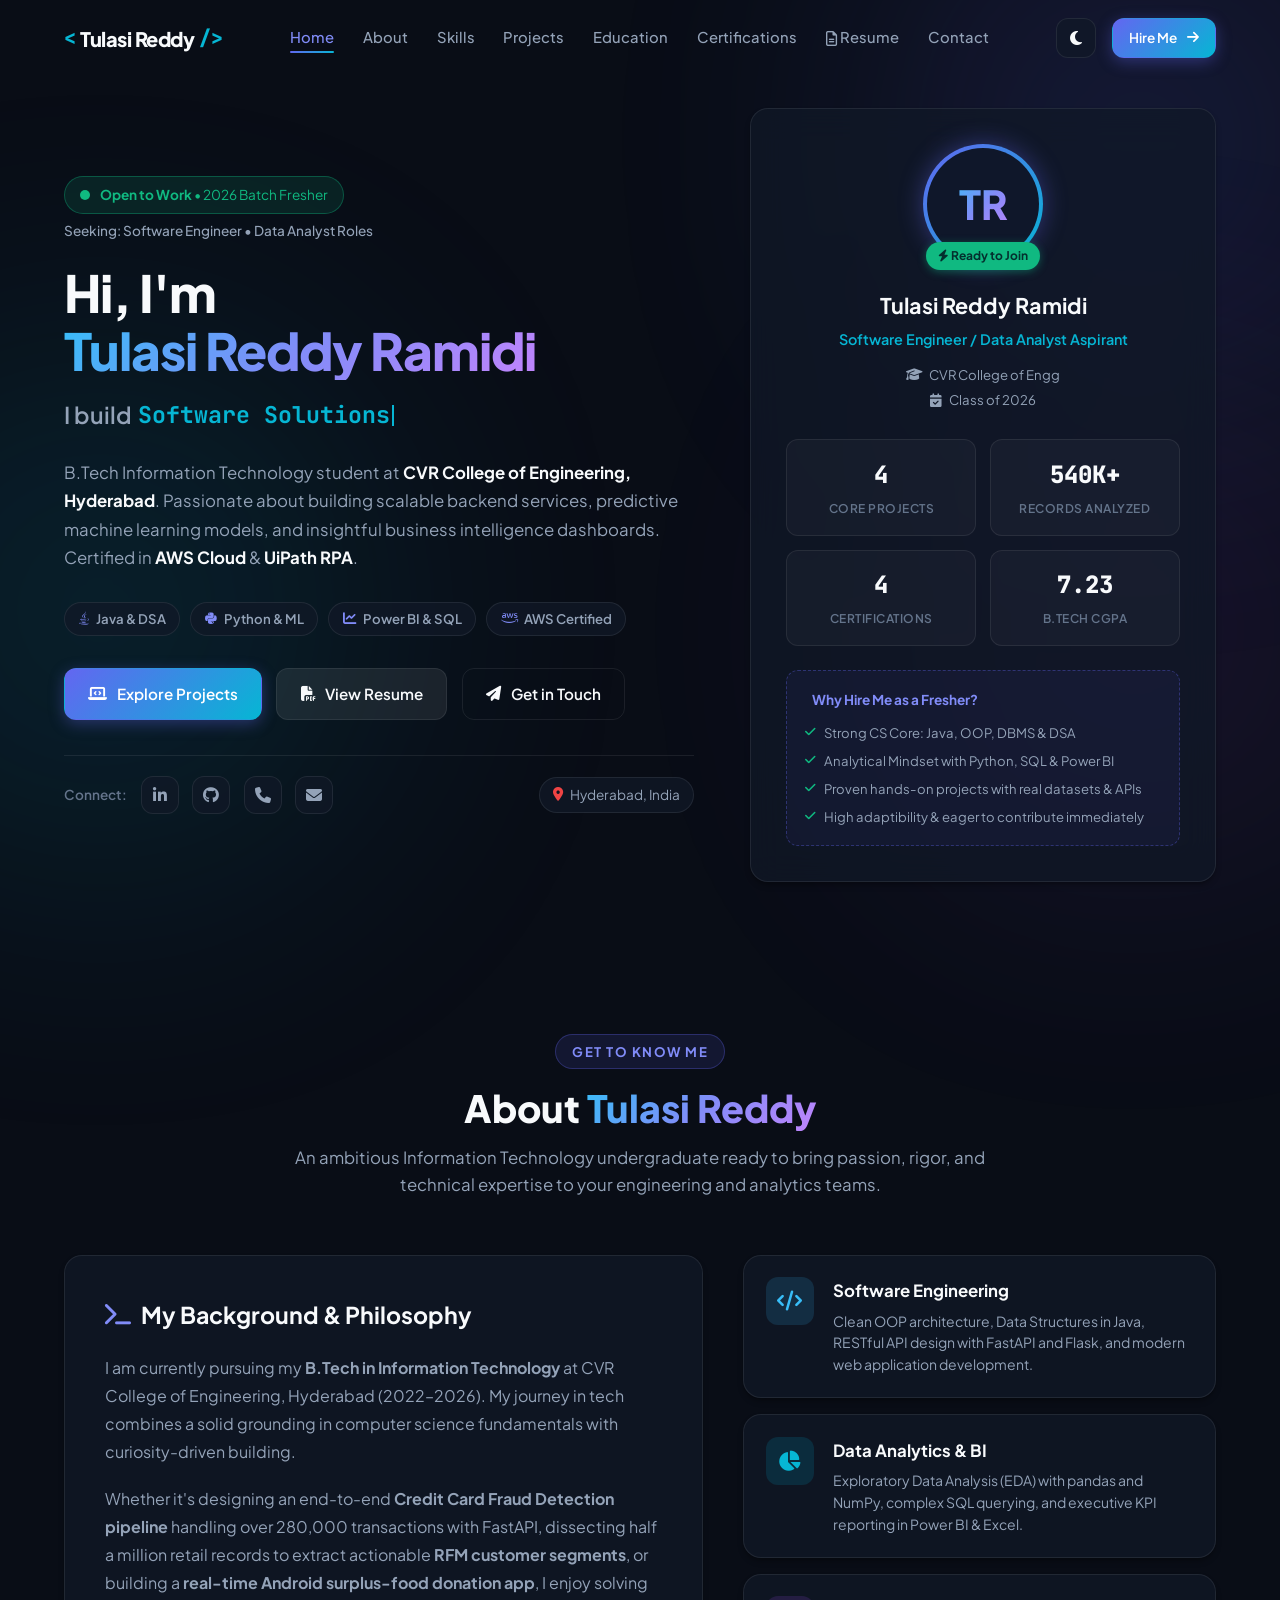
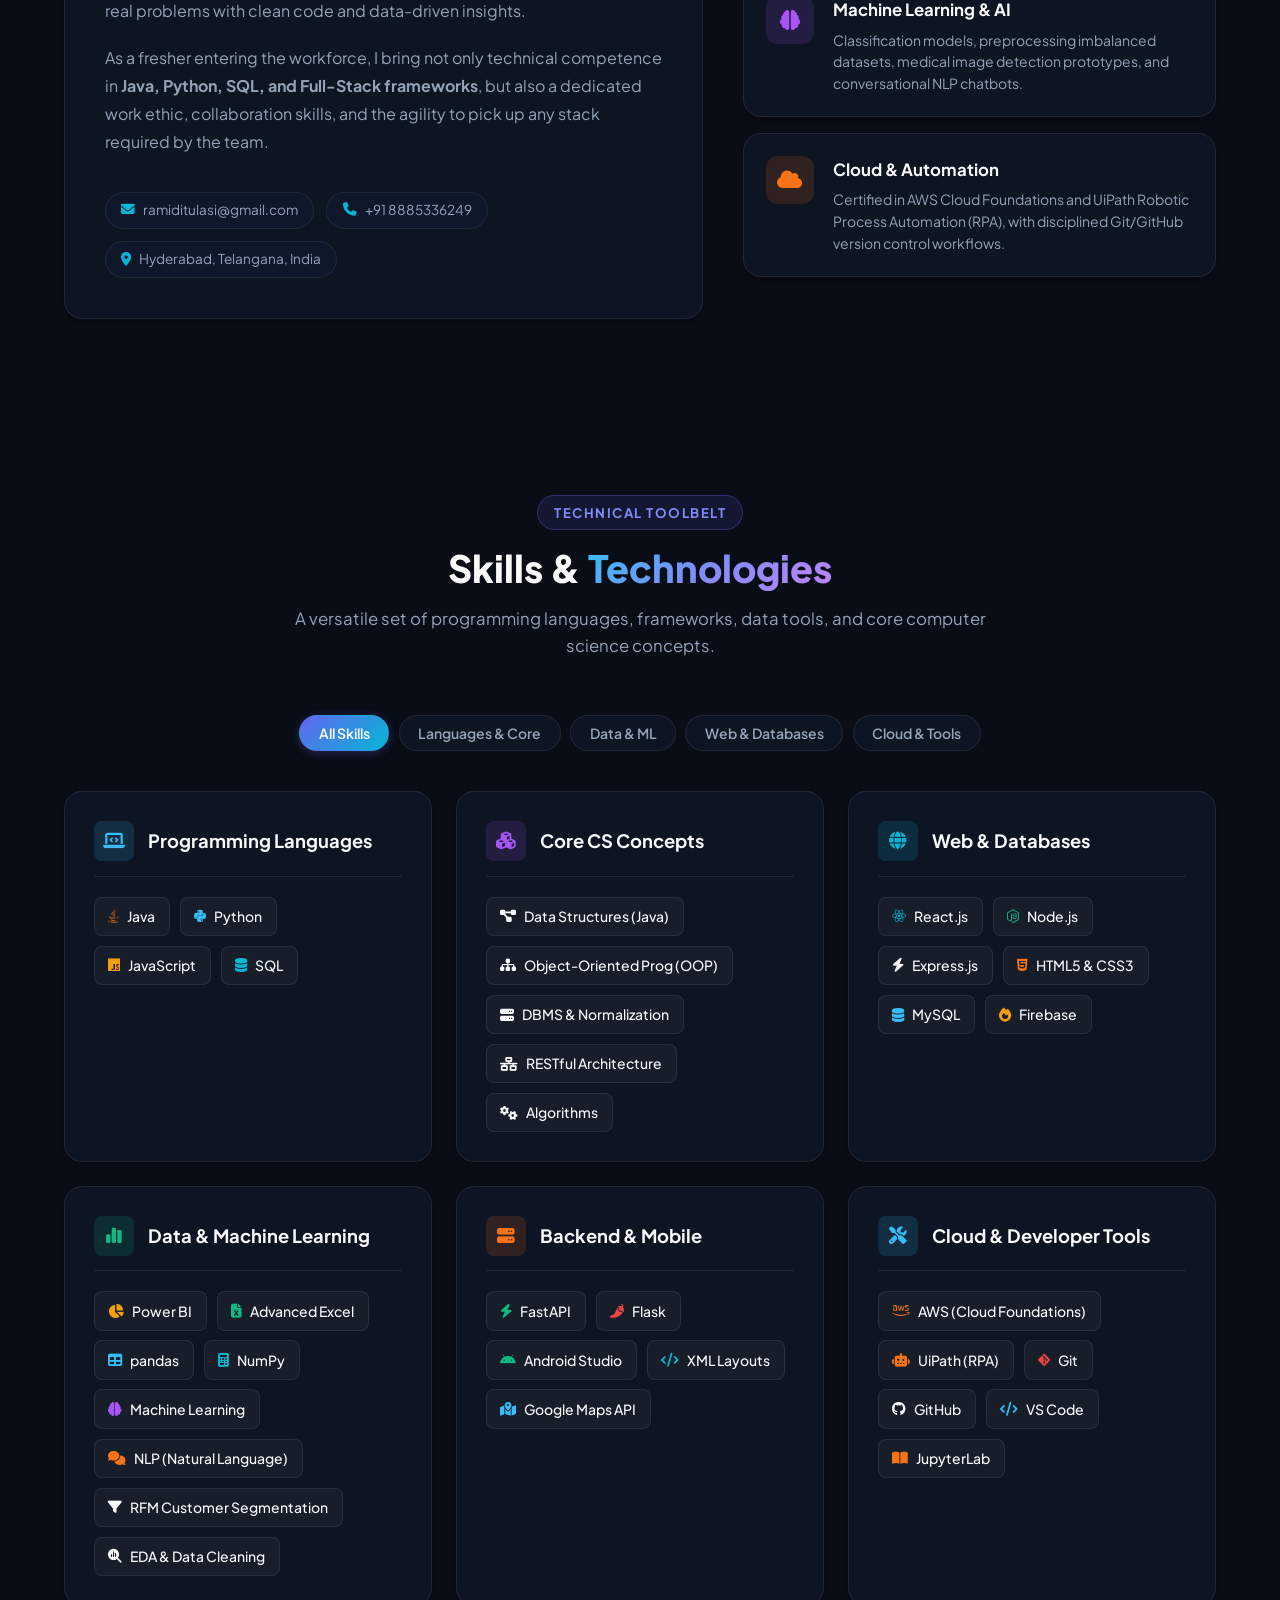
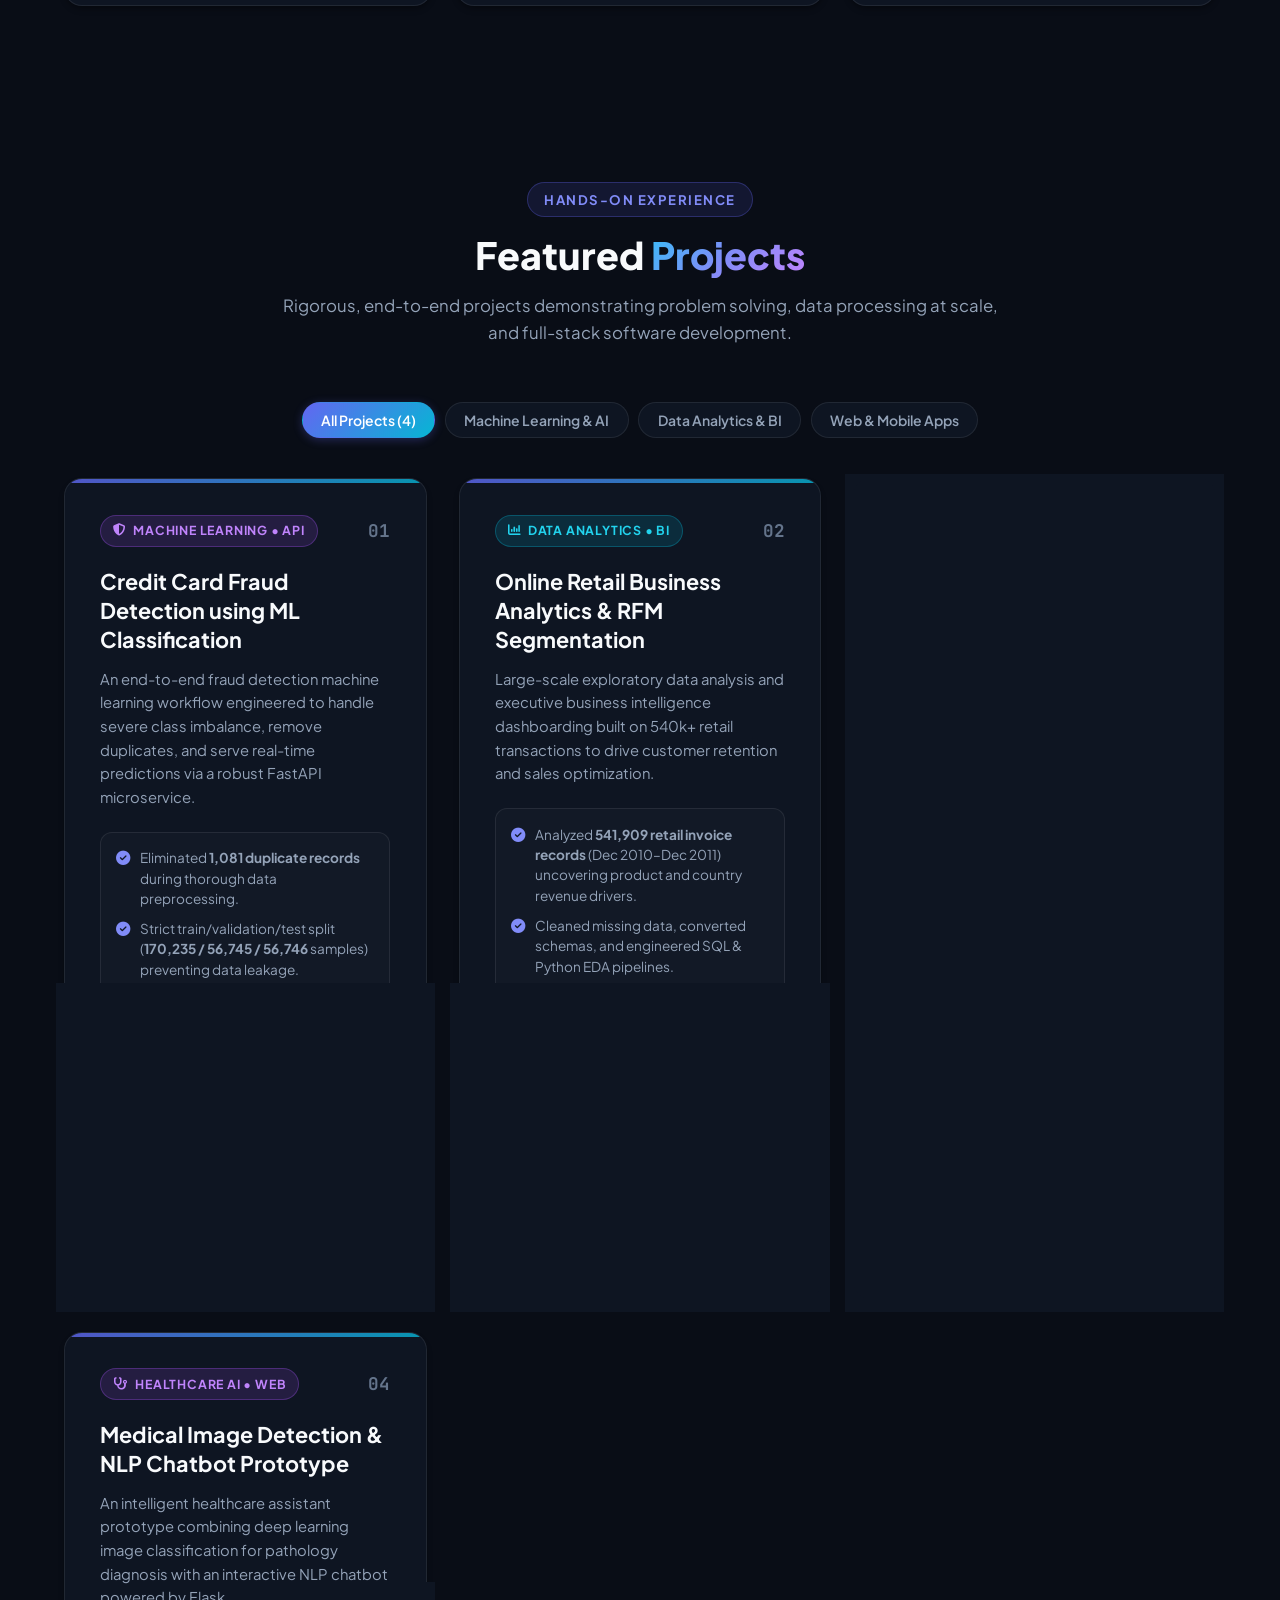
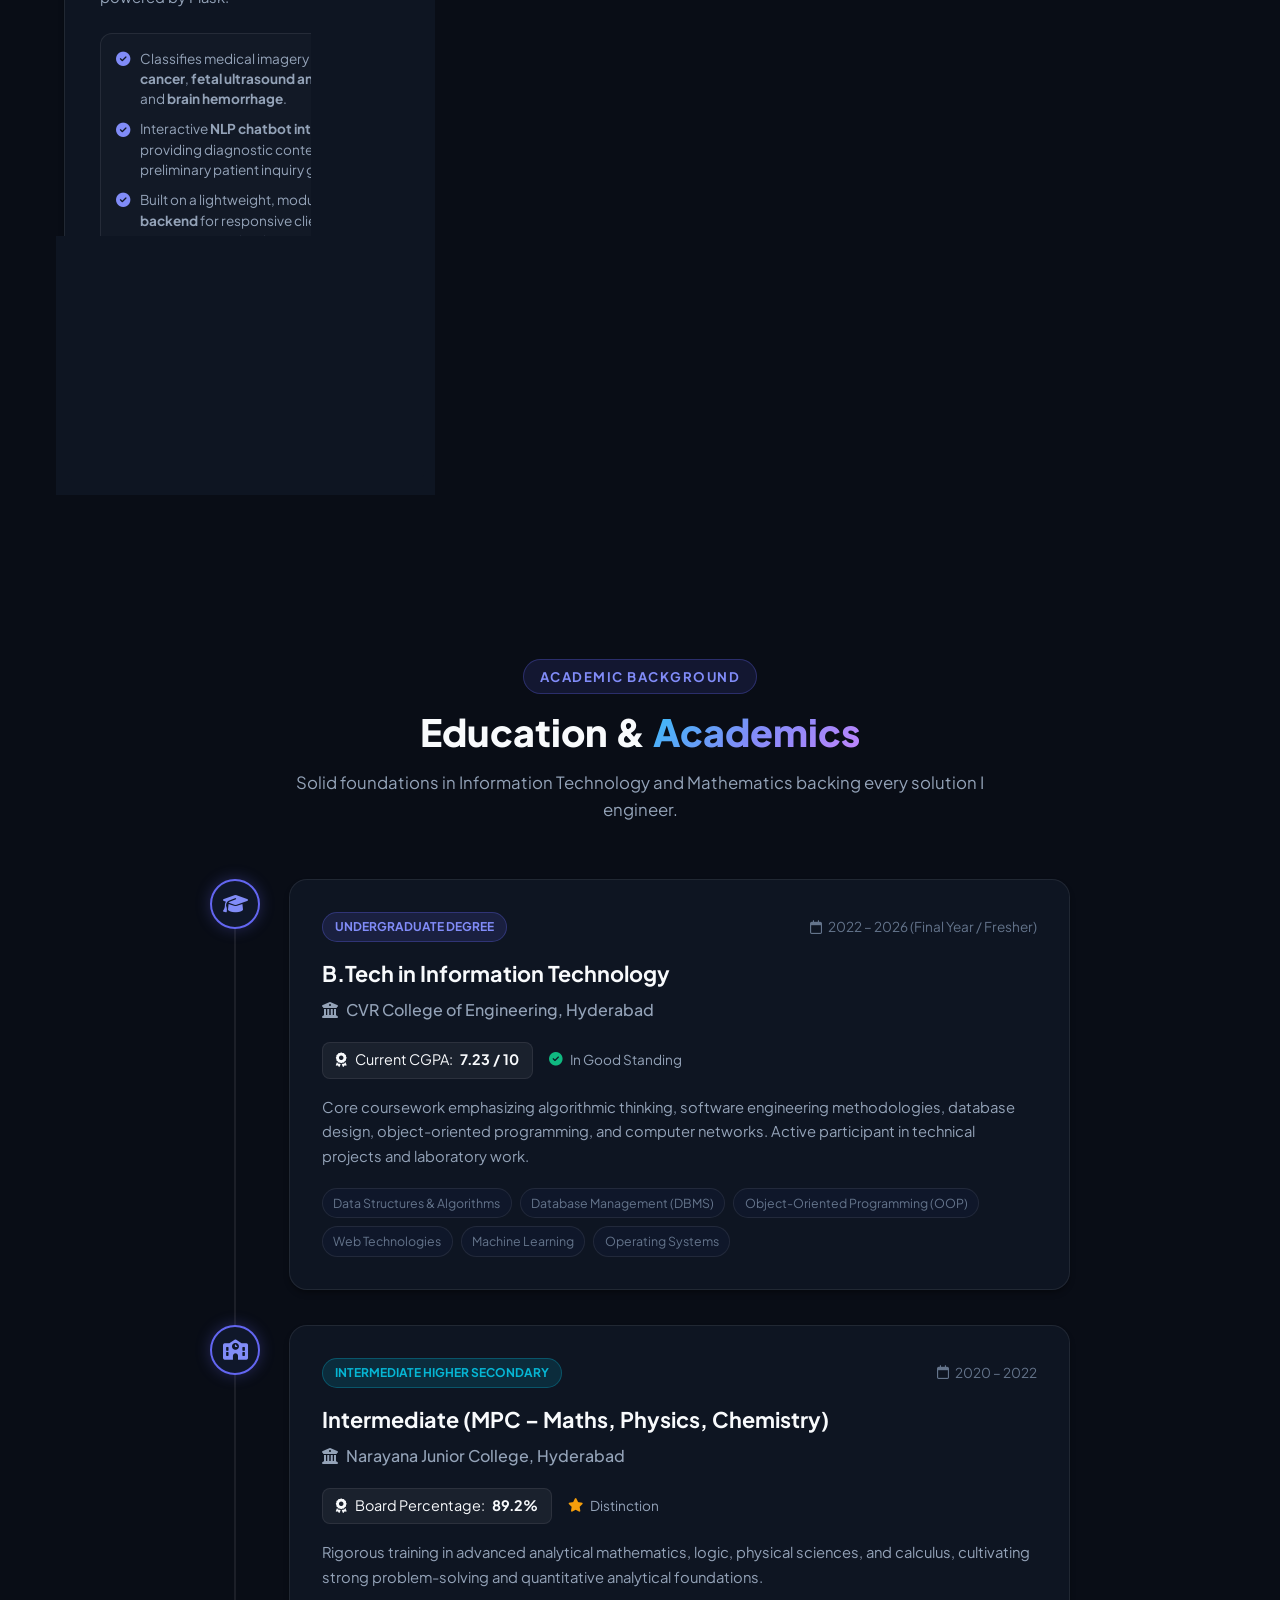
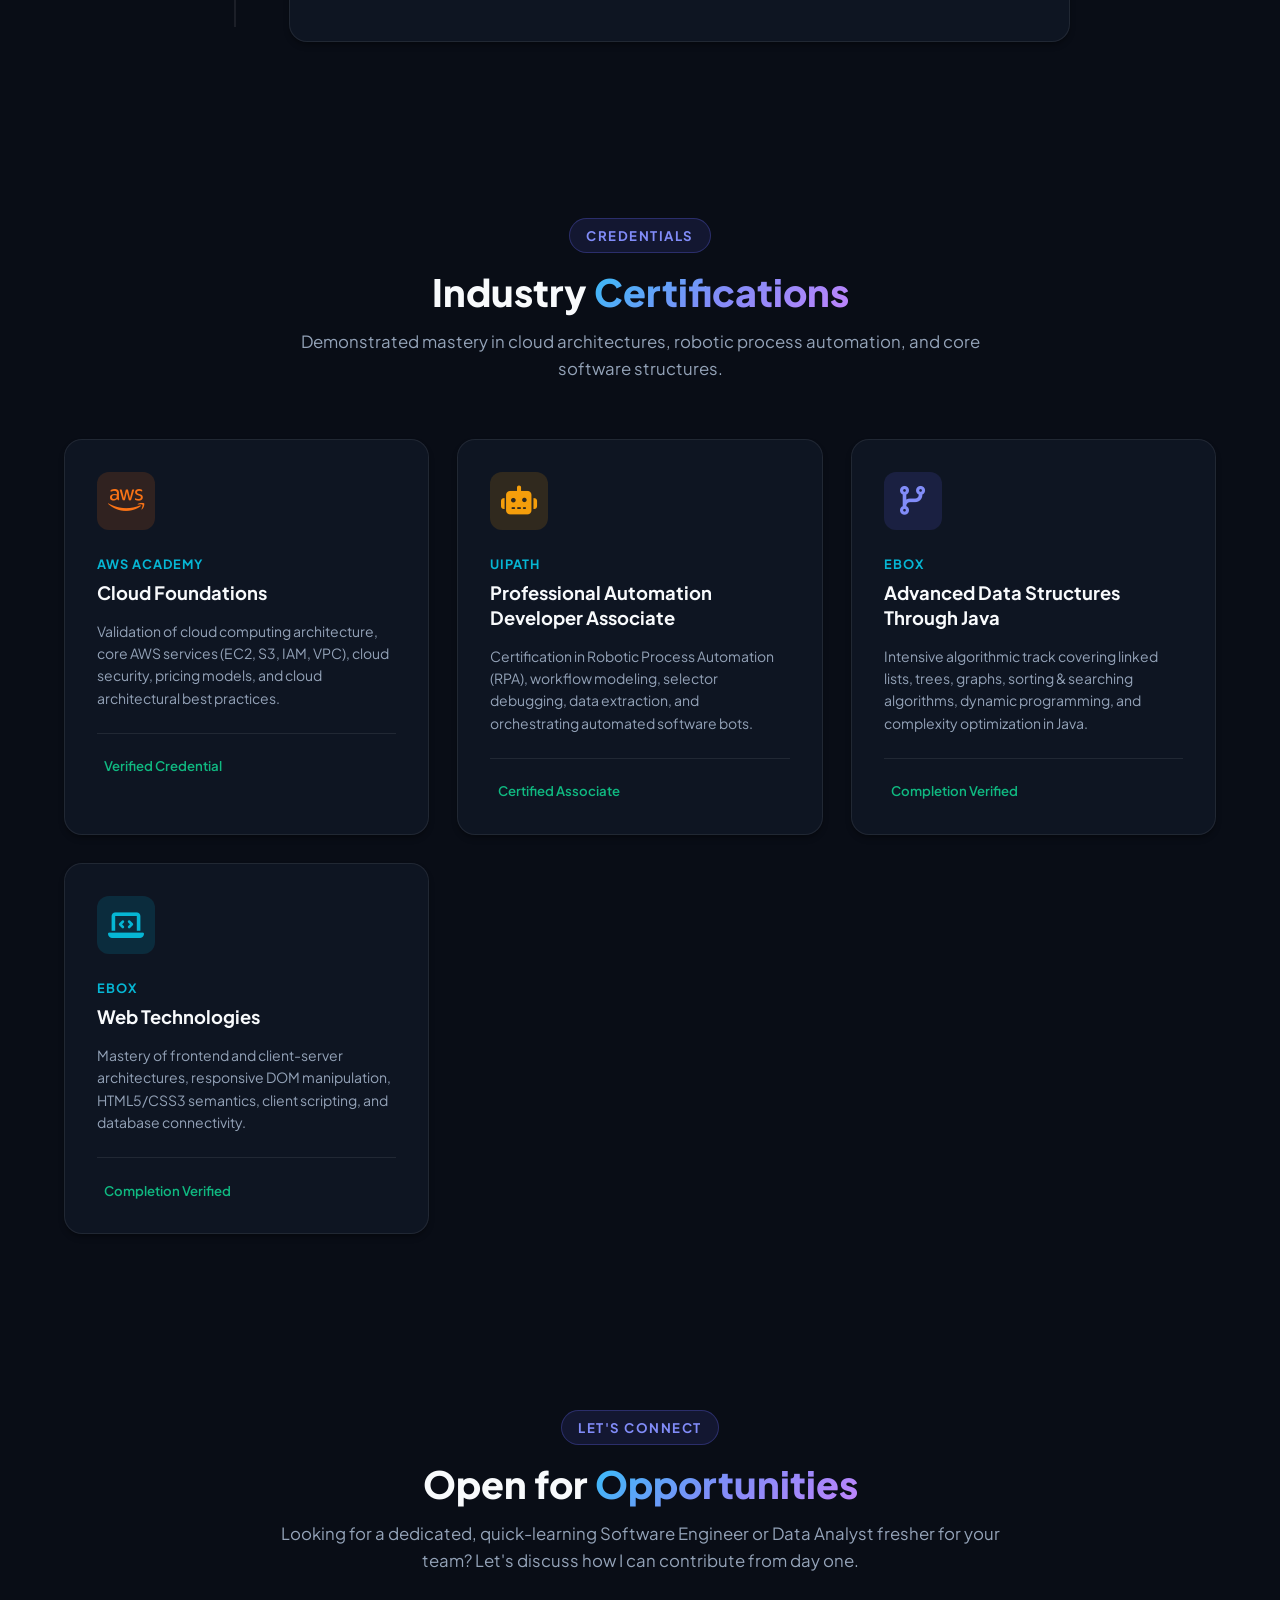
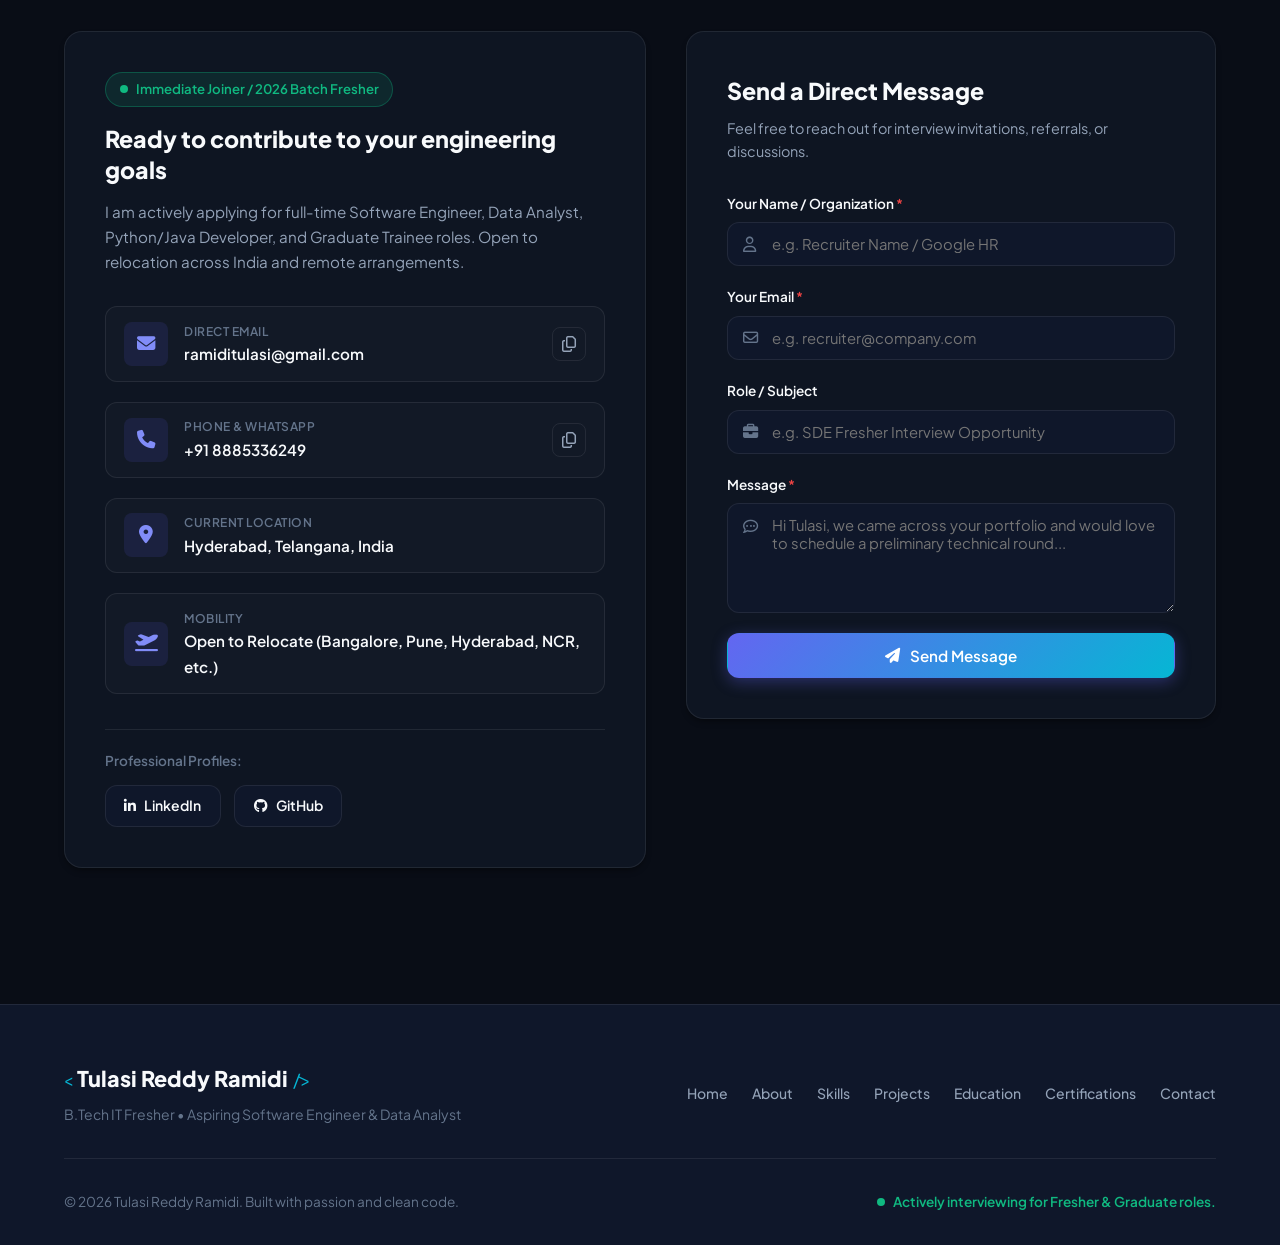
<file: index.html>
<!DOCTYPE html>
<html lang="en" data-theme="dark">
<head>
  <meta charset="UTF-8" />
  <meta name="viewport" content="width=device-width, initial-scale=1.0" />
  <title>Tulasi Reddy Ramidi | Software Engineer & Data Analyst Portfolio</title>
  <meta name="description" content="Portfolio of Tulasi Reddy Ramidi - B.Tech IT Fresher (2026 Batch) seeking Software Engineer and Data Analyst roles. Skilled in Java, Python, SQL, Web Development, ML, and Cloud." />
  <meta name="keywords" content="Tulasi Reddy Ramidi, Software Engineer, Data Analyst, Fresher, Portfolio, Java, Python, React, Machine Learning, Power BI" />
  <meta name="author" content="Tulasi Reddy Ramidi" />

  <!-- Open Graph / Meta -->
  <meta property="og:type" content="website" />
  <meta property="og:title" content="Tulasi Reddy Ramidi | Software Engineer & Data Analyst" />
  <meta property="og:description" content="Explore projects in Machine Learning, Business Analytics, Full-Stack Web Development, and Android." />
  
  <!-- Google Fonts -->
  <link rel="preconnect" href="https://fonts.googleapis.com" />
  <link rel="preconnect" href="https://fonts.gstatic.com" crossorigin />
  <link href="https://fonts.googleapis.com/css2?family=Plus+Jakarta+Sans:wght@300;400;500;600;700;800&family=JetBrains+Mono:wght@400;500;600&display=swap" rel="stylesheet" />

  <!-- Font Awesome Icons -->
  <link rel="stylesheet" href="https://cdnjs.cloudflare.com/ajax/libs/font-awesome/6.5.1/css/all.min.css" integrity="sha512-DTOQO9RWCH3ppGqcWaEA1BIZOC6xxalwEsw9c2QQeAIftl+Vegovlnee1c9QX4TctnWMn13TZye+giMm8e2LwA==" crossorigin="anonymous" referrerpolicy="no-referrer" />

  <!-- Stylesheet -->
  <link rel="stylesheet" href="styles.css" />
</head>
<body>
  <!-- Reading Progress Bar -->
  <div id="scroll-progress" class="scroll-progress"></div>

  <!-- Background Ambient Glows -->
  <div class="bg-glow glow-1"></div>
  <div class="bg-glow glow-2"></div>
  <div class="bg-glow glow-3"></div>

  <!-- Navigation -->
  <header class="header" id="header">
    <nav class="nav-container">
      <a href="#home" class="nav-brand">
        <span class="brand-code">&lt;</span>
        <span class="brand-name">Tulasi Reddy</span>
        <span class="brand-code">/&gt;</span>
      </a>

      <div class="nav-menu" id="nav-menu">
        <ul class="nav-list">
          <li class="nav-item"><a href="#home" class="nav-link active">Home</a></li>
          <li class="nav-item"><a href="#about" class="nav-link">About</a></li>
          <li class="nav-item"><a href="#skills" class="nav-link">Skills</a></li>
          <li class="nav-item"><a href="#projects" class="nav-link">Projects</a></li>
          <li class="nav-item"><a href="#education" class="nav-link">Education</a></li>
          <li class="nav-item"><a href="#certifications" class="nav-link">Certifications</a></li>
          <li class="nav-item"><a href="resume.html" class="nav-link" title="View Printable Resume"><i class="fa-regular fa-file-lines"></i> Resume</a></li>
          <li class="nav-item"><a href="#contact" class="nav-link">Contact</a></li>
        </ul>
      </div>

      <div class="nav-actions">
        <!-- Theme Toggle Button -->
        <button id="theme-toggle" class="theme-toggle" aria-label="Toggle dark/light mode" title="Toggle theme">
          <i class="fa-solid fa-moon dark-icon"></i>
          <i class="fa-solid fa-sun light-icon"></i>
        </button>

        <!-- Quick Hire CTA -->
        <a href="#contact" class="btn btn-primary btn-sm nav-cta">
          <span>Hire Me</span>
          <i class="fa-solid fa-arrow-right"></i>
        </a>

        <!-- Mobile Menu Toggle -->
        <button class="nav-toggle" id="nav-toggle" aria-label="Toggle navigation menu">
          <span class="bar"></span>
          <span class="bar"></span>
          <span class="bar"></span>
        </button>
      </div>
    </nav>
  </header>

  <main>
    <!-- HERO SECTION -->
    <section class="hero section" id="home">
      <div class="container hero-container">
        <div class="hero-content">
          <!-- Open to Work Fresher Badge -->
          <div class="status-badge-wrapper">
            <div class="status-badge">
              <span class="status-dot"></span>
              <span class="status-text"><strong>Open to Work</strong> &bull; 2026 Batch Fresher</span>
            </div>
            <span class="status-roles">Seeking: Software Engineer &bull; Data Analyst Roles</span>
          </div>

          <h1 class="hero-title">
            Hi, I'm <span class="gradient-text">Tulasi Reddy Ramidi</span>
          </h1>

          <div class="hero-role-wrapper">
            <span class="role-prefix">I build </span>
            <span class="typing-text" id="typing-text"></span>
            <span class="cursor">&nbsp;</span>
          </div>

          <p class="hero-description">
            B.Tech Information Technology student at <strong>CVR College of Engineering, Hyderabad</strong>.
            Passionate about building scalable backend services, predictive machine learning models,
            and insightful business intelligence dashboards. Certified in <strong>AWS Cloud</strong> &amp; <strong>UiPath RPA</strong>.
          </p>

          <!-- Key Highlights Chips -->
          <div class="hero-chips">
            <span class="chip"><i class="fa-brands fa-java"></i> Java &amp; DSA</span>
            <span class="chip"><i class="fa-brands fa-python"></i> Python &amp; ML</span>
            <span class="chip"><i class="fa-solid fa-chart-line"></i> Power BI &amp; SQL</span>
            <span class="chip"><i class="fa-brands fa-aws"></i> AWS Certified</span>
          </div>

          <!-- CTAs -->
          <div class="hero-buttons">
            <a href="#projects" class="btn btn-primary">
              <i class="fa-solid fa-laptop-code"></i>
              <span>Explore Projects</span>
            </a>
            <a href="resume.html" class="btn btn-secondary" title="View & Print Resume">
              <i class="fa-solid fa-file-pdf"></i>
              <span>View Resume</span>
            </a>
            <a href="#contact" class="btn btn-outline">
              <i class="fa-solid fa-paper-plane"></i>
              <span>Get in Touch</span>
            </a>
          </div>

          <!-- Social Quick Links -->
          <div class="hero-socials">
            <span class="social-label">Connect:</span>
            <a href="https://linkedin.com" target="_blank" rel="noopener noreferrer" class="social-link" aria-label="LinkedIn Profile">
              <i class="fa-brands fa-linkedin-in"></i>
            </a>
            <a href="https://github.com" target="_blank" rel="noopener noreferrer" class="social-link" aria-label="GitHub Profile">
              <i class="fa-brands fa-github"></i>
            </a>
            <a href="tel:+918885336249" class="social-link" aria-label="Phone Number" title="+91 8885336249">
              <i class="fa-solid fa-phone"></i>
            </a>
            <a href="mailto:ramiditulasi@gmail.com" class="social-link" aria-label="Email" title="ramiditulasi@gmail.com">
              <i class="fa-solid fa-envelope"></i>
            </a>
            <span class="location-badge">
              <i class="fa-solid fa-location-dot"></i> Hyderabad, India
            </span>
          </div>
        </div>

        <!-- Hero Visual / Stats Card -->
        <div class="hero-card-col">
          <div class="profile-card glass-panel">
            <div class="profile-avatar-wrapper">
              <div class="avatar-ring">
                <div class="avatar-inner">
                  <span class="avatar-initials">TR</span>
                </div>
              </div>
              <div class="active-badge" title="Active & Ready to Interview">
                <i class="fa-solid fa-bolt"></i> Ready to Join
              </div>
            </div>

            <div class="profile-info text-center">
              <h3 class="profile-name">Tulasi Reddy Ramidi</h3>
              <p class="profile-title">Software Engineer / Data Analyst Aspirant</p>
              <div class="profile-meta">
                <span><i class="fa-solid fa-graduation-cap"></i> CVR College of Engg</span>
                <span><i class="fa-solid fa-calendar-check"></i> Class of 2026</span>
              </div>
            </div>

            <!-- Quick Stats Grid -->
            <div class="stats-grid">
              <div class="stat-card">
                <span class="stat-number" data-count="4">4</span>
                <span class="stat-label">Core Projects</span>
              </div>
              <div class="stat-card">
                <span class="stat-number" data-count="540">540K+</span>
                <span class="stat-label">Records Analyzed</span>
              </div>
              <div class="stat-card">
                <span class="stat-number" data-count="4">4</span>
                <span class="stat-label">Certifications</span>
              </div>
              <div class="stat-card">
                <span class="stat-number" data-count="7.23">7.23</span>
                <span class="stat-label">B.Tech CGPA</span>
              </div>
            </div>

            <!-- Fresher Quick Summary Box -->
            <div class="fresher-tagbox">
              <div class="tagbox-header">
                <i class="fa-solid fa-sparkles"></i> <strong>Why Hire Me as a Fresher?</strong>
              </div>
              <ul class="tagbox-list">
                <li><i class="fa-solid fa-check"></i> Strong CS Core: Java, OOP, DBMS &amp; DSA</li>
                <li><i class="fa-solid fa-check"></i> Analytical Mindset with Python, SQL &amp; Power BI</li>
                <li><i class="fa-solid fa-check"></i> Proven hands-on projects with real datasets &amp; APIs</li>
                <li><i class="fa-solid fa-check"></i> High adaptibility &amp; eager to contribute immediately</li>
              </ul>
            </div>
          </div>
        </div>
      </div>
    </section>

    <!-- ABOUT SECTION -->
    <section class="about section" id="about">
      <div class="container">
        <div class="section-header text-center">
          <span class="section-badge">Get to Know Me</span>
          <h2 class="section-title">About <span class="gradient-text">Tulasi Reddy</span></h2>
          <p class="section-subtitle">
            An ambitious Information Technology undergraduate ready to bring passion, rigor, and technical expertise to your engineering and analytics teams.
          </p>
        </div>

        <div class="about-grid">
          <!-- Story / Bio -->
          <div class="about-text glass-panel">
            <h3 class="about-heading">
              <i class="fa-solid fa-terminal text-accent"></i> My Background &amp; Philosophy
            </h3>
            <p>
              I am currently pursuing my <strong>B.Tech in Information Technology</strong> at CVR College of Engineering, Hyderabad (2022–2026).
              My journey in tech combines a solid grounding in computer science fundamentals with curiosity-driven building.
            </p>
            <p>
              Whether it's designing an end-to-end <strong>Credit Card Fraud Detection pipeline</strong> handling over 280,000 transactions with FastAPI,
              dissecting half a million retail records to extract actionable <strong>RFM customer segments</strong>, or building a <strong>real-time Android surplus-food donation app</strong>,
              I enjoy solving real problems with clean code and data-driven insights.
            </p>
            <p>
              As a fresher entering the workforce, I bring not only technical competence in <strong>Java, Python, SQL, and Full-Stack frameworks</strong>, but also a dedicated work ethic,
              collaboration skills, and the agility to pick up any stack required by the team.
            </p>

            <div class="about-contact-quick">
              <div class="contact-pill">
                <i class="fa-solid fa-envelope"></i>
                <a href="mailto:ramiditulasi@gmail.com">ramiditulasi@gmail.com</a>
              </div>
              <div class="contact-pill">
                <i class="fa-solid fa-phone"></i>
                <a href="tel:+918885336249">+91 8885336249</a>
              </div>
              <div class="contact-pill">
                <i class="fa-solid fa-location-dot"></i>
                <span>Hyderabad, Telangana, India</span>
              </div>
            </div>
          </div>

          <!-- Fresher Pillars / Competencies -->
          <div class="about-pillars">
            <div class="pillar-card glass-panel">
              <div class="pillar-icon icon-blue">
                <i class="fa-solid fa-code"></i>
              </div>
              <div class="pillar-content">
                <h4>Software Engineering</h4>
                <p>Clean OOP architecture, Data Structures in Java, RESTful API design with FastAPI and Flask, and modern web application development.</p>
              </div>
            </div>

            <div class="pillar-card glass-panel">
              <div class="pillar-icon icon-cyan">
                <i class="fa-solid fa-chart-pie"></i>
              </div>
              <div class="pillar-content">
                <h4>Data Analytics &amp; BI</h4>
                <p>Exploratory Data Analysis (EDA) with pandas and NumPy, complex SQL querying, and executive KPI reporting in Power BI &amp; Excel.</p>
              </div>
            </div>

            <div class="pillar-card glass-panel">
              <div class="pillar-icon icon-purple">
                <i class="fa-solid fa-brain"></i>
              </div>
              <div class="pillar-content">
                <h4>Machine Learning &amp; AI</h4>
                <p>Classification models, preprocessing imbalanced datasets, medical image detection prototypes, and conversational NLP chatbots.</p>
              </div>
            </div>

            <div class="pillar-card glass-panel">
              <div class="pillar-icon icon-orange">
                <i class="fa-solid fa-cloud"></i>
              </div>
              <div class="pillar-content">
                <h4>Cloud &amp; Automation</h4>
                <p>Certified in AWS Cloud Foundations and UiPath Robotic Process Automation (RPA), with disciplined Git/GitHub version control workflows.</p>
              </div>
            </div>
          </div>
        </div>
      </div>
    </section>

    <!-- TECHNICAL SKILLS SECTION -->
    <section class="skills section" id="skills">
      <div class="container">
        <div class="section-header text-center">
          <span class="section-badge">Technical Toolbelt</span>
          <h2 class="section-title">Skills &amp; <span class="gradient-text">Technologies</span></h2>
          <p class="section-subtitle">
            A versatile set of programming languages, frameworks, data tools, and core computer science concepts.
          </p>
        </div>

        <!-- Skills Filter Tabs -->
        <div class="filter-tabs" id="skills-filter">
          <button class="filter-btn active" data-filter="all">All Skills</button>
          <button class="filter-btn" data-filter="languages">Languages &amp; Core</button>
          <button class="filter-btn" data-filter="data-ml">Data &amp; ML</button>
          <button class="filter-btn" data-filter="web-db">Web &amp; Databases</button>
          <button class="filter-btn" data-filter="cloud-tools">Cloud &amp; Tools</button>
        </div>

        <div class="skills-grid">
          <!-- Programming Languages -->
          <div class="skill-category-card glass-panel" data-category="languages">
            <div class="category-header">
              <div class="category-icon icon-blue"><i class="fa-solid fa-laptop-code"></i></div>
              <h3>Programming Languages</h3>
            </div>
            <div class="skill-tags">
              <span class="skill-badge"><i class="fa-brands fa-java text-orange"></i> Java</span>
              <span class="skill-badge"><i class="fa-brands fa-python text-blue"></i> Python</span>
              <span class="skill-badge"><i class="fa-brands fa-js text-yellow"></i> JavaScript</span>
              <span class="skill-badge"><i class="fa-solid fa-database text-cyan"></i> SQL</span>
            </div>
          </div>

          <!-- Core CS Concepts -->
          <div class="skill-category-card glass-panel" data-category="languages">
            <div class="category-header">
              <div class="category-icon icon-purple"><i class="fa-solid fa-cubes"></i></div>
              <h3>Core CS Concepts</h3>
            </div>
            <div class="skill-tags">
              <span class="skill-badge"><i class="fa-solid fa-diagram-project"></i> Data Structures (Java)</span>
              <span class="skill-badge"><i class="fa-solid fa-sitemap"></i> Object-Oriented Prog (OOP)</span>
              <span class="skill-badge"><i class="fa-solid fa-server"></i> DBMS &amp; Normalization</span>
              <span class="skill-badge"><i class="fa-solid fa-network-wired"></i> RESTful Architecture</span>
              <span class="skill-badge"><i class="fa-solid fa-gears"></i> Algorithms</span>
            </div>
          </div>

          <!-- Web & Databases -->
          <div class="skill-category-card glass-panel" data-category="web-db">
            <div class="category-header">
              <div class="category-icon icon-cyan"><i class="fa-solid fa-globe"></i></div>
              <h3>Web &amp; Databases</h3>
            </div>
            <div class="skill-tags">
              <span class="skill-badge"><i class="fa-brands fa-react text-cyan"></i> React.js</span>
              <span class="skill-badge"><i class="fa-brands fa-node-js text-green"></i> Node.js</span>
              <span class="skill-badge"><i class="fa-solid fa-bolt"></i> Express.js</span>
              <span class="skill-badge"><i class="fa-brands fa-html5 text-orange"></i> HTML5 &amp; CSS3</span>
              <span class="skill-badge"><i class="fa-solid fa-database text-blue"></i> MySQL</span>
              <span class="skill-badge"><i class="fa-solid fa-fire text-yellow"></i> Firebase</span>
            </div>
          </div>

          <!-- Data Analytics & ML -->
          <div class="skill-category-card glass-panel" data-category="data-ml">
            <div class="category-header">
              <div class="category-icon icon-green"><i class="fa-solid fa-chart-simple"></i></div>
              <h3>Data &amp; Machine Learning</h3>
            </div>
            <div class="skill-tags">
              <span class="skill-badge"><i class="fa-solid fa-chart-pie text-yellow"></i> Power BI</span>
              <span class="skill-badge"><i class="fa-solid fa-file-excel text-green"></i> Advanced Excel</span>
              <span class="skill-badge"><i class="fa-solid fa-table text-blue"></i> pandas</span>
              <span class="skill-badge"><i class="fa-solid fa-calculator text-cyan"></i> NumPy</span>
              <span class="skill-badge"><i class="fa-solid fa-brain text-purple"></i> Machine Learning</span>
              <span class="skill-badge"><i class="fa-solid fa-comments text-orange"></i> NLP (Natural Language)</span>
              <span class="skill-badge"><i class="fa-solid fa-filter"></i> RFM Customer Segmentation</span>
              <span class="skill-badge"><i class="fa-solid fa-magnifying-glass-chart"></i> EDA &amp; Data Cleaning</span>
            </div>
          </div>

          <!-- Backend Frameworks -->
          <div class="skill-category-card glass-panel" data-category="web-db">
            <div class="category-header">
              <div class="category-icon icon-orange"><i class="fa-solid fa-server"></i></div>
              <h3>Backend &amp; Mobile</h3>
            </div>
            <div class="skill-tags">
              <span class="skill-badge"><i class="fa-solid fa-bolt text-green"></i> FastAPI</span>
              <span class="skill-badge"><i class="fa-solid fa-pepper-hot text-red"></i> Flask</span>
              <span class="skill-badge"><i class="fa-brands fa-android text-green"></i> Android Studio</span>
              <span class="skill-badge"><i class="fa-solid fa-code text-cyan"></i> XML Layouts</span>
              <span class="skill-badge"><i class="fa-solid fa-map-location-dot text-blue"></i> Google Maps API</span>
            </div>
          </div>

          <!-- Cloud & Developer Tools -->
          <div class="skill-category-card glass-panel" data-category="cloud-tools">
            <div class="category-header">
              <div class="category-icon icon-blue"><i class="fa-solid fa-screwdriver-wrench"></i></div>
              <h3>Cloud &amp; Developer Tools</h3>
            </div>
            <div class="skill-tags">
              <span class="skill-badge"><i class="fa-brands fa-aws text-orange"></i> AWS (Cloud Foundations)</span>
              <span class="skill-badge"><i class="fa-solid fa-robot text-orange"></i> UiPath (RPA)</span>
              <span class="skill-badge"><i class="fa-brands fa-git-alt text-red"></i> Git</span>
              <span class="skill-badge"><i class="fa-brands fa-github"></i> GitHub</span>
              <span class="skill-badge"><i class="fa-solid fa-code text-blue"></i> VS Code</span>
              <span class="skill-badge"><i class="fa-solid fa-book-open text-orange"></i> JupyterLab</span>
            </div>
          </div>
        </div>
      </div>
    </section>

    <!-- PROJECTS SECTION -->
    <section class="projects section" id="projects">
      <div class="container">
        <div class="section-header text-center">
          <span class="section-badge">Hands-on Experience</span>
          <h2 class="section-title">Featured <span class="gradient-text">Projects</span></h2>
          <p class="section-subtitle">
            Rigorous, end-to-end projects demonstrating problem solving, data processing at scale, and full-stack software development.
          </p>
        </div>

        <!-- Project Filter Buttons -->
        <div class="filter-tabs" id="projects-filter">
          <button class="filter-btn active" data-filter="all">All Projects (4)</button>
          <button class="filter-btn" data-filter="ml">Machine Learning &amp; AI</button>
          <button class="filter-btn" data-filter="data">Data Analytics &amp; BI</button>
          <button class="filter-btn" data-filter="app">Web &amp; Mobile Apps</button>
        </div>

        <div class="projects-grid">

          <!-- PROJECT 1: Credit Card Fraud Detection -->
          <article class="project-card glass-panel" data-category="ml">
            <div class="project-card-header">
              <div class="project-type-badge ml-type">
                <i class="fa-solid fa-shield-halved"></i> Machine Learning &bull; API
              </div>
              <span class="project-num">01</span>
            </div>

            <div class="project-card-body">
              <h3 class="project-title">Credit Card Fraud Detection using ML Classification</h3>
              <p class="project-desc">
                An end-to-end fraud detection machine learning workflow engineered to handle severe class imbalance,
                remove duplicates, and serve real-time predictions via a robust FastAPI microservice.
              </p>

              <div class="project-highlights">
                <div class="highlight-item">
                  <i class="fa-solid fa-check-circle text-accent"></i>
                  <span>Eliminated <strong>1,081 duplicate records</strong> during thorough data preprocessing.</span>
                </div>
                <div class="highlight-item">
                  <i class="fa-solid fa-check-circle text-accent"></i>
                  <span>Strict train/validation/test split (<strong>170,235 / 56,745 / 56,746</strong> samples) preventing data leakage.</span>
                </div>
                <div class="highlight-item">
                  <i class="fa-solid fa-check-circle text-accent"></i>
                  <span>Developed and tested a <strong>FastAPI backend</strong> serving instant prediction with 100% HTTP 200 test passes.</span>
                </div>
              </div>

              <div class="project-tech-stack">
                <span class="tech-tag">Python</span>
                <span class="tech-tag">Machine Learning</span>
                <span class="tech-tag">FastAPI</span>
                <span class="tech-tag">pandas</span>
                <span class="tech-tag">NumPy</span>
                <span class="tech-tag">REST APIs</span>
              </div>
            </div>

            <div class="project-card-footer">
              <button class="btn btn-outline btn-sm view-details-btn" data-modal="modal-fraud">
                <i class="fa-solid fa-circle-info"></i> View Details
              </button>
              <a href="https://github.com" target="_blank" rel="noopener noreferrer" class="btn btn-secondary btn-sm">
                <i class="fa-brands fa-github"></i> Repository
              </a>
            </div>
          </article>

          <!-- PROJECT 2: Online Retail Business Analytics -->
          <article class="project-card glass-panel" data-category="data">
            <div class="project-card-header">
              <div class="project-type-badge data-type">
                <i class="fa-solid fa-chart-column"></i> Data Analytics &bull; BI
              </div>
              <span class="project-num">02</span>
            </div>

            <div class="project-card-body">
              <h3 class="project-title">Online Retail Business Analytics &amp; RFM Segmentation</h3>
              <p class="project-desc">
                Large-scale exploratory data analysis and executive business intelligence dashboarding built on 540k+ retail transactions to drive customer retention and sales optimization.
              </p>

              <div class="project-highlights">
                <div class="highlight-item">
                  <i class="fa-solid fa-check-circle text-accent"></i>
                  <span>Analyzed <strong>541,909 retail invoice records</strong> (Dec 2010–Dec 2011) uncovering product and country revenue drivers.</span>
                </div>
                <div class="highlight-item">
                  <i class="fa-solid fa-check-circle text-accent"></i>
                  <span>Cleaned missing data, converted schemas, and engineered SQL &amp; Python EDA pipelines.</span>
                </div>
                <div class="highlight-item">
                  <i class="fa-solid fa-check-circle text-accent"></i>
                  <span>Implemented <strong>RFM Analysis</strong> (Recency, Frequency, Monetary) to segment customers into actionable tiers.</span>
                </div>
              </div>

              <div class="project-tech-stack">
                <span class="tech-tag">Python</span>
                <span class="tech-tag">Power BI</span>
                <span class="tech-tag">MySQL</span>
                <span class="tech-tag">pandas</span>
                <span class="tech-tag">NumPy</span>
                <span class="tech-tag">Excel</span>
              </div>
            </div>

            <div class="project-card-footer">
              <button class="btn btn-outline btn-sm view-details-btn" data-modal="modal-retail">
                <i class="fa-solid fa-circle-info"></i> View Details
              </button>
              <a href="https://github.com" target="_blank" rel="noopener noreferrer" class="btn btn-secondary btn-sm">
                <i class="fa-brands fa-github"></i> Repository
              </a>
            </div>
          </article>

          <!-- PROJECT 3: Food Donation App -->
          <article class="project-card glass-panel" data-category="app">
            <div class="project-card-header">
              <div class="project-type-badge app-type">
                <i class="fa-solid fa-mobile-screen"></i> Android &bull; Cloud Backend
              </div>
              <span class="project-num">03</span>
            </div>

            <div class="project-card-body">
              <h3 class="project-title">Surplus Food Donation Android Application</h3>
              <p class="project-desc">
                A social-impact mobile solution designed to eliminate food waste by connecting surplus-food donors (restaurants, events, caterers) with nearby shelters and recipients in real-time.
              </p>

              <div class="project-highlights">
                <div class="highlight-item">
                  <i class="fa-solid fa-check-circle text-accent"></i>
                  <span>Engineered responsive Android UI layouts in <strong>XML</strong> with <strong>Java</strong> backend controllers.</span>
                </div>
                <div class="highlight-item">
                  <i class="fa-solid fa-check-circle text-accent"></i>
                  <span>Integrated <strong>Firebase Authentication</strong> &amp; Realtime Database for secure live donation updates.</span>
                </div>
                <div class="highlight-item">
                  <i class="fa-solid fa-check-circle text-accent"></i>
                  <span>Leveraged <strong>Google Maps API</strong> for dynamic geolocation routing and proximity-based donor discovery.</span>
                </div>
              </div>

              <div class="project-tech-stack">
                <span class="tech-tag">Android Studio</span>
                <span class="tech-tag">Java</span>
                <span class="tech-tag">Firebase</span>
                <span class="tech-tag">Google Maps API</span>
                <span class="tech-tag">XML</span>
              </div>
            </div>

            <div class="project-card-footer">
              <button class="btn btn-outline btn-sm view-details-btn" data-modal="modal-food">
                <i class="fa-solid fa-circle-info"></i> View Details
              </button>
              <a href="https://github.com" target="_blank" rel="noopener noreferrer" class="btn btn-secondary btn-sm">
                <i class="fa-brands fa-github"></i> Repository
              </a>
            </div>
          </article>

          <!-- PROJECT 4: Medical Image Detection & NLP Chatbot -->
          <article class="project-card glass-panel" data-category="ml">
            <div class="project-card-header">
              <div class="project-type-badge ml-type">
                <i class="fa-solid fa-stethoscope"></i> Healthcare AI &bull; Web
              </div>
              <span class="project-num">04</span>
            </div>

            <div class="project-card-body">
              <h3 class="project-title">Medical Image Detection &amp; NLP Chatbot Prototype</h3>
              <p class="project-desc">
                An intelligent healthcare assistant prototype combining deep learning image classification for pathology diagnosis with an interactive NLP chatbot powered by Flask.
              </p>

              <div class="project-highlights">
                <div class="highlight-item">
                  <i class="fa-solid fa-check-circle text-accent"></i>
                  <span>Classifies medical imagery for <strong>lung cancer</strong>, <strong>fetal ultrasound anomalies</strong>, and <strong>brain hemorrhage</strong>.</span>
                </div>
                <div class="highlight-item">
                  <i class="fa-solid fa-check-circle text-accent"></i>
                  <span>Interactive <strong>NLP chatbot interface</strong> providing diagnostic context and preliminary patient inquiry guidance.</span>
                </div>
                <div class="highlight-item">
                  <i class="fa-solid fa-check-circle text-accent"></i>
                  <span>Built on a lightweight, modular <strong>Flask backend</strong> for responsive client-server communication.</span>
                </div>
              </div>

              <div class="project-tech-stack">
                <span class="tech-tag">Python</span>
                <span class="tech-tag">Flask</span>
                <span class="tech-tag">Machine Learning</span>
                <span class="tech-tag">NLP</span>
                <span class="tech-tag">Computer Vision</span>
              </div>
            </div>

            <div class="project-card-footer">
              <button class="btn btn-outline btn-sm view-details-btn" data-modal="modal-medical">
                <i class="fa-solid fa-circle-info"></i> View Details
              </button>
              <a href="https://github.com" target="_blank" rel="noopener noreferrer" class="btn btn-secondary btn-sm">
                <i class="fa-brands fa-github"></i> Repository
              </a>
            </div>
          </article>

        </div>
      </div>
    </section>

    <!-- EDUCATION SECTION -->
    <section class="education section" id="education">
      <div class="container">
        <div class="section-header text-center">
          <span class="section-badge">Academic Background</span>
          <h2 class="section-title">Education &amp; <span class="gradient-text">Academics</span></h2>
          <p class="section-subtitle">
            Solid foundations in Information Technology and Mathematics backing every solution I engineer.
          </p>
        </div>

        <div class="education-timeline">
          <!-- College -->
          <div class="timeline-item">
            <div class="timeline-marker">
              <i class="fa-solid fa-graduation-cap"></i>
            </div>
            <div class="timeline-content glass-panel">
              <div class="timeline-badge-row">
                <span class="badge-pill pill-primary">Undergraduate Degree</span>
                <span class="timeline-year"><i class="fa-regular fa-calendar"></i> 2022 &ndash; 2026 (Final Year / Fresher)</span>
              </div>
              <h3 class="education-degree">B.Tech in Information Technology</h3>
              <h4 class="education-institution">
                <i class="fa-solid fa-building-columns"></i> CVR College of Engineering, Hyderabad
              </h4>
              <div class="education-score">
                <span class="score-pill"><i class="fa-solid fa-award"></i> Current CGPA: <strong>7.23 / 10</strong></span>
                <span class="score-status"><i class="fa-solid fa-circle-check text-green"></i> In Good Standing</span>
              </div>
              <p class="education-desc">
                Core coursework emphasizing algorithmic thinking, software engineering methodologies, database design,
                object-oriented programming, and computer networks. Active participant in technical projects and laboratory work.
              </p>
              <div class="coursework-tags">
                <span class="cw-tag">Data Structures &amp; Algorithms</span>
                <span class="cw-tag">Database Management (DBMS)</span>
                <span class="cw-tag">Object-Oriented Programming (OOP)</span>
                <span class="cw-tag">Web Technologies</span>
                <span class="cw-tag">Machine Learning</span>
                <span class="cw-tag">Operating Systems</span>
              </div>
            </div>
          </div>

          <!-- Intermediate -->
          <div class="timeline-item">
            <div class="timeline-marker">
              <i class="fa-solid fa-school"></i>
            </div>
            <div class="timeline-content glass-panel">
              <div class="timeline-badge-row">
                <span class="badge-pill pill-secondary">Intermediate Higher Secondary</span>
                <span class="timeline-year"><i class="fa-regular fa-calendar"></i> 2020 &ndash; 2022</span>
              </div>
              <h3 class="education-degree">Intermediate (MPC &ndash; Maths, Physics, Chemistry)</h3>
              <h4 class="education-institution">
                <i class="fa-solid fa-building-columns"></i> Narayana Junior College, Hyderabad
              </h4>
              <div class="education-score">
                <span class="score-pill"><i class="fa-solid fa-award"></i> Board Percentage: <strong>89.2%</strong></span>
                <span class="score-status"><i class="fa-solid fa-star text-yellow"></i> Distinction</span>
              </div>
              <p class="education-desc">
                Rigorous training in advanced analytical mathematics, logic, physical sciences, and calculus,
                cultivating strong problem-solving and quantitative analytical foundations.
              </p>
            </div>
          </div>
        </div>
      </div>
    </section>

    <!-- CERTIFICATIONS SECTION -->
    <section class="certifications section" id="certifications">
      <div class="container">
        <div class="section-header text-center">
          <span class="section-badge">Credentials</span>
          <h2 class="section-title">Industry <span class="gradient-text">Certifications</span></h2>
          <p class="section-subtitle">
            Demonstrated mastery in cloud architectures, robotic process automation, and core software structures.
          </p>
        </div>

        <div class="certs-grid">
          <!-- Cert 1: AWS -->
          <div class="cert-card glass-panel">
            <div class="cert-icon-wrapper aws-cert">
              <i class="fa-brands fa-aws"></i>
            </div>
            <div class="cert-body">
              <span class="cert-issuer">AWS Academy</span>
              <h3 class="cert-title">Cloud Foundations</h3>
              <p class="cert-desc">
                Validation of cloud computing architecture, core AWS services (EC2, S3, IAM, VPC), cloud security, pricing models, and cloud architectural best practices.
              </p>
              <div class="cert-footer">
                <span class="cert-status"><i class="fa-solid fa-shield-check text-green"></i> Verified Credential</span>
              </div>
            </div>
          </div>

          <!-- Cert 2: UiPath -->
          <div class="cert-card glass-panel">
            <div class="cert-icon-wrapper uipath-cert">
              <i class="fa-solid fa-robot"></i>
            </div>
            <div class="cert-body">
              <span class="cert-issuer">UiPath</span>
              <h3 class="cert-title">Professional Automation Developer Associate</h3>
              <p class="cert-desc">
                Certification in Robotic Process Automation (RPA), workflow modeling, selector debugging, data extraction, and orchestrating automated software bots.
              </p>
              <div class="cert-footer">
                <span class="cert-status"><i class="fa-solid fa-shield-check text-green"></i> Certified Associate</span>
              </div>
            </div>
          </div>

          <!-- Cert 3: eBox DSA -->
          <div class="cert-card glass-panel">
            <div class="cert-icon-wrapper ebox-cert">
              <i class="fa-solid fa-code-branch"></i>
            </div>
            <div class="cert-body">
              <span class="cert-issuer">eBox</span>
              <h3 class="cert-title">Advanced Data Structures Through Java</h3>
              <p class="cert-desc">
                Intensive algorithmic track covering linked lists, trees, graphs, sorting &amp; searching algorithms, dynamic programming, and complexity optimization in Java.
              </p>
              <div class="cert-footer">
                <span class="cert-status"><i class="fa-solid fa-shield-check text-green"></i> Completion Verified</span>
              </div>
            </div>
          </div>

          <!-- Cert 4: eBox Web -->
          <div class="cert-card glass-panel">
            <div class="cert-icon-wrapper web-cert">
              <i class="fa-solid fa-laptop-code"></i>
            </div>
            <div class="cert-body">
              <span class="cert-issuer">eBox</span>
              <h3 class="cert-title">Web Technologies</h3>
              <p class="cert-desc">
                Mastery of frontend and client-server architectures, responsive DOM manipulation, HTML5/CSS3 semantics, client scripting, and database connectivity.
              </p>
              <div class="cert-footer">
                <span class="cert-status"><i class="fa-solid fa-shield-check text-green"></i> Completion Verified</span>
              </div>
            </div>
          </div>
        </div>
      </div>
    </section>

    <!-- CONTACT / HIRE ME SECTION -->
    <section class="contact section" id="contact">
      <div class="container">
        <div class="section-header text-center">
          <span class="section-badge">Let's Connect</span>
          <h2 class="section-title">Open for <span class="gradient-text">Opportunities</span></h2>
          <p class="section-subtitle">
            Looking for a dedicated, quick-learning Software Engineer or Data Analyst fresher for your team?
            Let's discuss how I can contribute from day one.
          </p>
        </div>

        <div class="contact-wrapper">
          <!-- Contact Info Column -->
          <div class="contact-info-card glass-panel">
            <div class="info-header">
              <div class="fresher-banner">
                <span class="pulse-dot"></span>
                <span>Immediate Joiner / 2026 Batch Fresher</span>
              </div>
              <h3 class="info-title">Ready to contribute to your engineering goals</h3>
              <p class="info-desc">
                I am actively applying for full-time Software Engineer, Data Analyst, Python/Java Developer,
                and Graduate Trainee roles. Open to relocation across India and remote arrangements.
              </p>
            </div>

            <div class="contact-methods">
              <!-- Email Item -->
              <div class="method-item">
                <div class="method-icon"><i class="fa-solid fa-envelope"></i></div>
                <div class="method-details">
                  <span class="method-label">Direct Email</span>
                  <a href="mailto:ramiditulasi@gmail.com" class="method-value">ramiditulasi@gmail.com</a>
                </div>
                <button class="copy-btn" id="copy-email-btn" title="Copy email address" data-clipboard="ramiditulasi@gmail.com">
                  <i class="fa-regular fa-copy"></i>
                </button>
              </div>

              <!-- Phone Item -->
              <div class="method-item">
                <div class="method-icon"><i class="fa-solid fa-phone"></i></div>
                <div class="method-details">
                  <span class="method-label">Phone &amp; WhatsApp</span>
                  <a href="tel:+918885336249" class="method-value">+91 8885336249</a>
                </div>
                <button class="copy-btn" id="copy-phone-btn" title="Copy phone number" data-clipboard="+918885336249">
                  <i class="fa-regular fa-copy"></i>
                </button>
              </div>

              <!-- Location Item -->
              <div class="method-item">
                <div class="method-icon"><i class="fa-solid fa-location-dot"></i></div>
                <div class="method-details">
                  <span class="method-label">Current Location</span>
                  <span class="method-value">Hyderabad, Telangana, India</span>
                </div>
              </div>

              <!-- Relocation Item -->
              <div class="method-item">
                <div class="method-icon"><i class="fa-solid fa-plane-departure"></i></div>
                <div class="method-details">
                  <span class="method-label">Mobility</span>
                  <span class="method-value">Open to Relocate (Bangalore, Pune, Hyderabad, NCR, etc.)</span>
                </div>
              </div>
            </div>

            <!-- Social Links -->
            <div class="contact-socials-row">
              <span class="social-row-label">Professional Profiles:</span>
              <div class="social-buttons">
                <a href="https://linkedin.com" target="_blank" rel="noopener noreferrer" class="social-btn">
                  <i class="fa-brands fa-linkedin-in"></i> LinkedIn
                </a>
                <a href="https://github.com" target="_blank" rel="noopener noreferrer" class="social-btn">
                  <i class="fa-brands fa-github"></i> GitHub
                </a>
              </div>
            </div>
          </div>

          <!-- Contact Form -->
          <div class="contact-form-card glass-panel">
            <h3 class="form-title">Send a Direct Message</h3>
            <p class="form-subtitle">Feel free to reach out for interview invitations, referrals, or discussions.</p>

            <form id="contact-form" class="contact-form" onsubmit="return handleFormSubmit(event)">
              <div class="form-group">
                <label for="form-name" class="form-label">Your Name / Organization <span class="required">*</span></label>
                <div class="input-wrapper">
                  <i class="fa-regular fa-user input-icon"></i>
                  <input type="text" id="form-name" name="name" class="form-input" placeholder="e.g. Recruiter Name / Google HR" required />
                </div>
              </div>

              <div class="form-group">
                <label for="form-email" class="form-label">Your Email <span class="required">*</span></label>
                <div class="input-wrapper">
                  <i class="fa-regular fa-envelope input-icon"></i>
                  <input type="email" id="form-email" name="email" class="form-input" placeholder="e.g. recruiter@company.com" required />
                </div>
              </div>

              <div class="form-group">
                <label for="form-role" class="form-label">Role / Subject</label>
                <div class="input-wrapper">
                  <i class="fa-solid fa-briefcase input-icon"></i>
                  <input type="text" id="form-role" name="subject" class="form-input" placeholder="e.g. SDE Fresher Interview Opportunity" />
                </div>
              </div>

              <div class="form-group">
                <label for="form-message" class="form-label">Message <span class="required">*</span></label>
                <div class="input-wrapper">
                  <i class="fa-regular fa-comment-dots input-icon textarea-icon"></i>
                  <textarea id="form-message" name="message" rows="4" class="form-input form-textarea" placeholder="Hi Tulasi, we came across your portfolio and would love to schedule a preliminary technical round..." required></textarea>
                </div>
              </div>

              <button type="submit" class="btn btn-primary btn-block" id="form-submit-btn">
                <i class="fa-solid fa-paper-plane"></i>
                <span>Send Message</span>
              </button>

              <div id="form-status" class="form-status"></div>
            </form>
          </div>
        </div>
      </div>
    </section>
  </main>

  <!-- FOOTER -->
  <footer class="footer">
    <div class="container footer-container">
      <div class="footer-top">
        <div class="footer-brand">
          <span class="brand-code">&lt;</span>
          <span class="brand-name">Tulasi Reddy Ramidi</span>
          <span class="brand-code">/&gt;</span>
          <p class="footer-tagline">B.Tech IT Fresher &bull; Aspiring Software Engineer &amp; Data Analyst</p>
        </div>

        <div class="footer-nav">
          <a href="#home">Home</a>
          <a href="#about">About</a>
          <a href="#skills">Skills</a>
          <a href="#projects">Projects</a>
          <a href="#education">Education</a>
          <a href="#certifications">Certifications</a>
          <a href="#contact">Contact</a>
        </div>
      </div>

      <div class="footer-bottom">
        <p class="copyright">&copy; 2026 Tulasi Reddy Ramidi. Built with passion and clean code.</p>
        <p class="open-status">
          <span class="dot-indicator"></span> Actively interviewing for Fresher &amp; Graduate roles.
        </p>
      </div>
    </div>
  </footer>

  <!-- BACK TO TOP BUTTON -->
  <button id="back-to-top" class="back-to-top" aria-label="Back to top" title="Scroll to top">
    <i class="fa-solid fa-arrow-up"></i>
  </button>

  <!-- TOAST NOTIFICATION -->
  <div id="toast" class="toast" role="alert">
    <i class="fa-solid fa-circle-check toast-icon"></i>
    <span id="toast-message">Copied to clipboard!</span>
  </div>

  <!-- PROJECT MODALS (Detailed Case Studies) -->
  
  <!-- Modal 1: Fraud Detection -->
  <div class="modal" id="modal-fraud" role="dialog" aria-modal="true" aria-labelledby="modal-fraud-title">
    <div class="modal-overlay" data-close-modal></div>
    <div class="modal-dialog glass-panel">
      <div class="modal-header">
        <div class="modal-tag ml-type"><i class="fa-solid fa-shield-halved"></i> Machine Learning Project</div>
        <button class="modal-close" data-close-modal aria-label="Close dialog">&times;</button>
      </div>
      <div class="modal-body">
        <h3 id="modal-fraud-title" class="modal-title">Credit Card Fraud Detection using ML Classification</h3>
        <p class="modal-subtitle">An end-to-end Machine Learning pipeline backed by a high-throughput FastAPI service.</p>

        <div class="modal-section">
          <h4><i class="fa-solid fa-bullseye"></i> Problem Statement &amp; Objective</h4>
          <p>
            Credit card fraud represents billions in global financial losses every year. Due to severe class imbalance (legitimate transactions overwhelmingly outnumber fraudulent ones), typical models suffer from high false-negative rates. The goal was to build a disciplined classification system that reliably flags fraud while maintaining low latency in production.
          </p>
        </div>

        <div class="modal-section">
          <h4><i class="fa-solid fa-gears"></i> Key Engineering Highlights</h4>
          <ul class="modal-list">
            <li><strong>Data Cleansing:</strong> Identified and eliminated <strong>1,081 duplicate records</strong> from the raw dataset to avoid distorted evaluation metrics.</li>
            <li><strong>Leakage-Free Partitioning:</strong> Implemented a stratified 3-way split: <strong>170,235 training records</strong>, <strong>56,745 validation records</strong>, and <strong>56,746 test records</strong> to guarantee genuine generalization capability.</li>
            <li><strong>Model Evaluation:</strong> Optimized for high Recall and PR-AUC to catch suspicious transactions without overburdening manual review queues.</li>
            <li><strong>FastAPI Microservice:</strong> Built a lightweight REST API that accepts transaction payload JSON, executes inference in milliseconds, and returned verified <strong>HTTP 200 responses</strong> on comprehensive test suites.</li>
          </ul>
        </div>

        <div class="modal-section">
          <h4><i class="fa-solid fa-layer-group"></i> Architecture &amp; Technologies</h4>
          <div class="modal-badges">
            <span class="tech-tag">Python</span>
            <span class="tech-tag">Machine Learning</span>
            <span class="tech-tag">FastAPI</span>
            <span class="tech-tag">Scikit-Learn</span>
            <span class="tech-tag">pandas</span>
            <span class="tech-tag">NumPy</span>
            <span class="tech-tag">Uvicorn</span>
          </div>
        </div>
      </div>
      <div class="modal-footer">
        <a href="https://github.com" target="_blank" rel="noopener noreferrer" class="btn btn-secondary btn-sm">
          <i class="fa-brands fa-github"></i> Source Code
        </a>
        <button class="btn btn-primary btn-sm" data-close-modal>Close</button>
      </div>
    </div>
  </div>

  <!-- Modal 2: Retail Analytics -->
  <div class="modal" id="modal-retail" role="dialog" aria-modal="true" aria-labelledby="modal-retail-title">
    <div class="modal-overlay" data-close-modal></div>
    <div class="modal-dialog glass-panel">
      <div class="modal-header">
        <div class="modal-tag data-type"><i class="fa-solid fa-chart-column"></i> Data Analytics Project</div>
        <button class="modal-close" data-close-modal aria-label="Close dialog">&times;</button>
      </div>
      <div class="modal-body">
        <h3 id="modal-retail-title" class="modal-title">Online Retail Business Analytics &amp; RFM Segmentation</h3>
        <p class="modal-subtitle">Customer segmentation and business intelligence dashboarding across 541k+ transactions.</p>

        <div class="modal-section">
          <h4><i class="fa-solid fa-bullseye"></i> Problem Statement &amp; Objective</h4>
          <p>
            An online retail enterprise needed actionable visibility into their multi-national transactions to optimize marketing spend, retain high-value customers, and predict demand peaks across the calendar year.
          </p>
        </div>

        <div class="modal-section">
          <h4><i class="fa-solid fa-gears"></i> Key Engineering Highlights</h4>
          <ul class="modal-list">
            <li><strong>Big Dataset Wrangling:</strong> Ingested and scrubbed <strong>541,909 retail invoice transactions</strong> spanning December 2010 through December 2011 using Python (pandas, NumPy) and MySQL.</li>
            <li><strong>EDA &amp; Data Cleaning:</strong> Handled cancelled invoices, negative unit quantities, missing CustomerIDs, and currency conversions.</li>
            <li><strong>RFM Customer Segmentation:</strong> Built custom scores for <em>Recency</em> (days since last purchase), <em>Frequency</em> (total orders), and <em>Monetary</em> (total spent) to classify customers into tiers: Champions, Loyal, At-Risk, and Dormant.</li>
            <li><strong>Power BI Executive Dashboard:</strong> Created dynamic cross-filtering visualizations detailing monthly sales spikes, top 10 revenue-generating products, and international customer distributions.</li>
          </ul>
        </div>

        <div class="modal-section">
          <h4><i class="fa-solid fa-layer-group"></i> Architecture &amp; Technologies</h4>
          <div class="modal-badges">
            <span class="tech-tag">Power BI</span>
            <span class="tech-tag">MySQL</span>
            <span class="tech-tag">Python</span>
            <span class="tech-tag">pandas</span>
            <span class="tech-tag">NumPy</span>
            <span class="tech-tag">Excel</span>
            <span class="tech-tag">RFM Modeling</span>
          </div>
        </div>
      </div>
      <div class="modal-footer">
        <a href="https://github.com" target="_blank" rel="noopener noreferrer" class="btn btn-secondary btn-sm">
          <i class="fa-brands fa-github"></i> Source Code
        </a>
        <button class="btn btn-primary btn-sm" data-close-modal>Close</button>
      </div>
    </div>
  </div>

  <!-- Modal 3: Food Donation App -->
  <div class="modal" id="modal-food" role="dialog" aria-modal="true" aria-labelledby="modal-food-title">
    <div class="modal-overlay" data-close-modal></div>
    <div class="modal-dialog glass-panel">
      <div class="modal-header">
        <div class="modal-tag app-type"><i class="fa-solid fa-mobile-screen"></i> Android Project</div>
        <button class="modal-close" data-close-modal aria-label="Close dialog">&times;</button>
      </div>
      <div class="modal-body">
        <h3 id="modal-food-title" class="modal-title">Surplus Food Donation Android Application</h3>
        <p class="modal-subtitle">Connecting surplus-food donors with recipients in real-time to curb community food waste.</p>

        <div class="modal-section">
          <h4><i class="fa-solid fa-bullseye"></i> Problem Statement &amp; Objective</h4>
          <p>
            Millions of tons of edible surplus food from functions, catering, and restaurants are discarded daily, while community shelters face constant shortages. This mobile app bridges the gap through instant geolocation matching.
          </p>
        </div>

        <div class="modal-section">
          <h4><i class="fa-solid fa-gears"></i> Key Engineering Highlights</h4>
          <ul class="modal-list">
            <li><strong>Native Android Architecture:</strong> Developed clean Java activities and fragments with XML layouts in Android Studio following standard Android architecture principles.</li>
            <li><strong>Firebase Authentication &amp; Sync:</strong> Integrated Firebase Auth for multi-role sign-in (Donors vs. NGOs/Recipients) and Firebase Realtime Database for instant push updates when food items are posted.</li>
            <li><strong>Google Maps Integration:</strong> Embedded Google Maps API to calculate shortest route paths, display nearby food donation markers, and provide step-by-step navigation.</li>
          </ul>
        </div>

        <div class="modal-section">
          <h4><i class="fa-solid fa-layer-group"></i> Architecture &amp; Technologies</h4>
          <div class="modal-badges">
            <span class="tech-tag">Java</span>
            <span class="tech-tag">Android Studio</span>
            <span class="tech-tag">Firebase</span>
            <span class="tech-tag">Google Maps API</span>
            <span class="tech-tag">XML</span>
            <span class="tech-tag">JSON</span>
          </div>
        </div>
      </div>
      <div class="modal-footer">
        <a href="https://github.com" target="_blank" rel="noopener noreferrer" class="btn btn-secondary btn-sm">
          <i class="fa-brands fa-github"></i> Source Code
        </a>
        <button class="btn btn-primary btn-sm" data-close-modal>Close</button>
      </div>
    </div>
  </div>

  <!-- Modal 4: Medical Image & NLP -->
  <div class="modal" id="modal-medical" role="dialog" aria-modal="true" aria-labelledby="modal-medical-title">
    <div class="modal-overlay" data-close-modal></div>
    <div class="modal-dialog glass-panel">
      <div class="modal-header">
        <div class="modal-tag ml-type"><i class="fa-solid fa-stethoscope"></i> Healthcare AI Project</div>
        <button class="modal-close" data-close-modal aria-label="Close dialog">&times;</button>
      </div>
      <div class="modal-body">
        <h3 id="modal-medical-title" class="modal-title">Medical Image Detection &amp; NLP Chatbot Prototype</h3>
        <p class="modal-subtitle">Multi-class pathology diagnostic prototype paired with a conversational medical inquiry bot.</p>

        <div class="modal-section">
          <h4><i class="fa-solid fa-bullseye"></i> Problem Statement &amp; Objective</h4>
          <p>
            Accelerating early-stage pathology triage by providing medical practitioners with an AI second-opinion prototype capable of spotting critical anomalies from radiographic imagery and answering patient queries.
          </p>
        </div>

        <div class="modal-section">
          <h4><i class="fa-solid fa-gears"></i> Key Engineering Highlights</h4>
          <ul class="modal-list">
            <li><strong>Multi-Condition Image Classification:</strong> Engineered classifiers trained to recognize features for <strong>lung cancer</strong>, <strong>fetal ultrasound abnormalities</strong>, and <strong>brain hemorrhage</strong> scans.</li>
            <li><strong>NLP Chatbot:</strong> Integrated a rule-guided and intent-based conversational agent to assist users with symptom clarification and preliminary guidance.</li>
            <li><strong>Flask Micro-Backend:</strong> Built a streamlined REST API using Python and Flask that ingests image uploads, coordinates preprocessing and inference, and renders outcomes on an intuitive web UI.</li>
          </ul>
        </div>

        <div class="modal-section">
          <h4><i class="fa-solid fa-layer-group"></i> Architecture &amp; Technologies</h4>
          <div class="modal-badges">
            <span class="tech-tag">Python</span>
            <span class="tech-tag">Flask</span>
            <span class="tech-tag">Machine Learning</span>
            <span class="tech-tag">NLP</span>
            <span class="tech-tag">Computer Vision</span>
            <span class="tech-tag">HTML/CSS</span>
          </div>
        </div>
      </div>
      <div class="modal-footer">
        <a href="https://github.com" target="_blank" rel="noopener noreferrer" class="btn btn-secondary btn-sm">
          <i class="fa-brands fa-github"></i> Source Code
        </a>
        <button class="btn btn-primary btn-sm" data-close-modal>Close</button>
      </div>
    </div>
  </div>

  <!-- JavaScript -->
  <script src="script.js"></script>
</body>
</html>
</file>
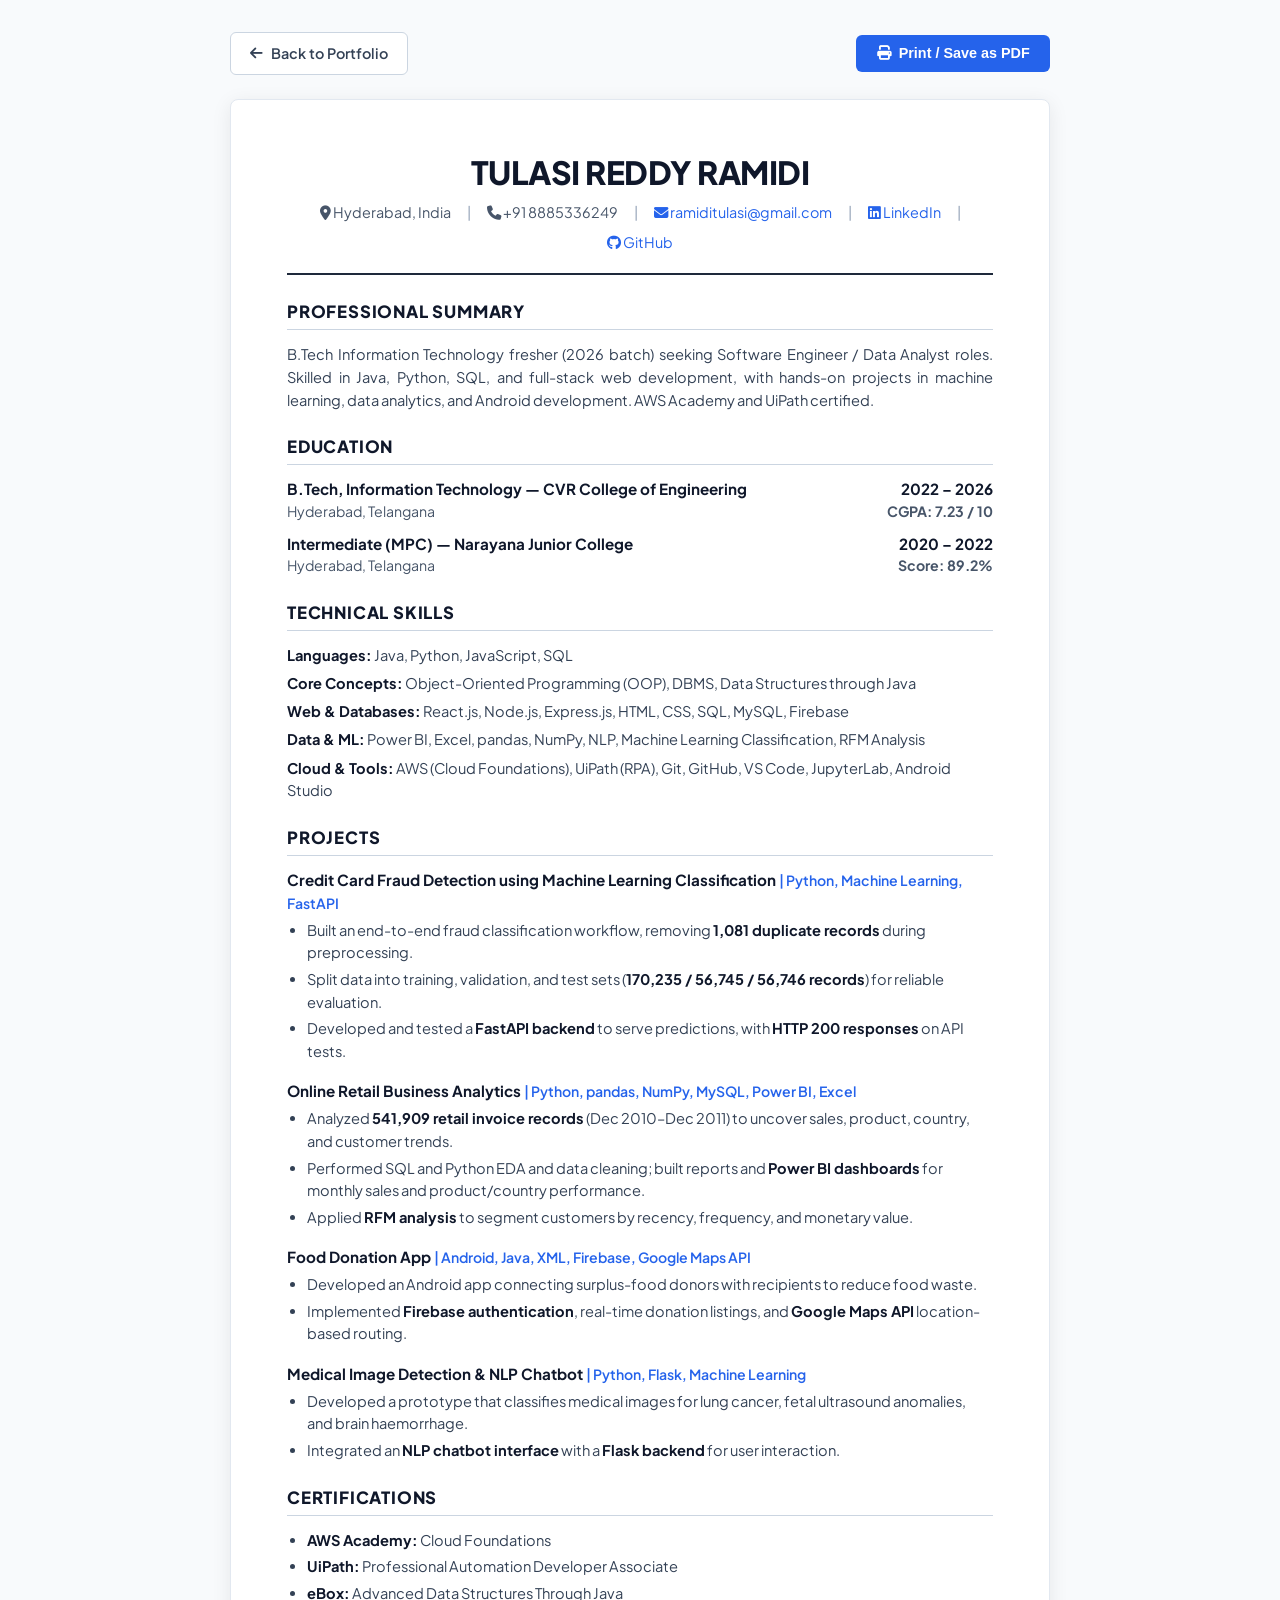
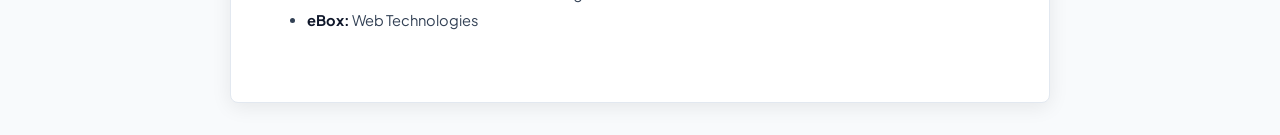
<file: resume.html>
<!DOCTYPE html>
<html lang="en">
<head>
  <meta charset="UTF-8" />
  <meta name="viewport" content="width=device-width, initial-scale=1.0" />
  <title>Resume - Tulasi Reddy Ramidi | Fresher Software Engineer & Data Analyst</title>
  <meta name="description" content="Resume of Tulasi Reddy Ramidi - B.Tech IT 2026 Batch, seeking Software Engineer and Data Analyst roles." />

  <!-- Google Fonts -->
  <link rel="preconnect" href="https://fonts.googleapis.com" />
  <link rel="preconnect" href="https://fonts.gstatic.com" crossorigin />
  <link href="https://fonts.googleapis.com/css2?family=Plus+Jakarta+Sans:wght@400;500;600;700;800&family=JetBrains+Mono:wght@400;500;600&display=swap" rel="stylesheet" />

  <!-- Font Awesome -->
  <link rel="stylesheet" href="https://cdnjs.cloudflare.com/ajax/libs/font-awesome/6.5.1/css/all.min.css" integrity="sha512-DTOQO9RWCH3ppGqcWaEA1BIZOC6xxalwEsw9c2QQeAIftl+Vegovlnee1c9QX4TctnWMn13TZye+giMm8e2LwA==" crossorigin="anonymous" referrerpolicy="no-referrer" />

  <style>
    :root {
      --primary: #1e293b;
      --secondary: #475569;
      --accent: #2563eb;
      --border: #e2e8f0;
      --bg: #f8fafc;
      --paper: #ffffff;
    }

    * {
      margin: 0;
      padding: 0;
      box-sizing: border-box;
    }

    body {
      font-family: 'Plus Jakarta Sans', -apple-system, BlinkMacSystemFont, sans-serif;
      background-color: var(--bg);
      color: var(--primary);
      line-height: 1.5;
      padding: 2rem 1rem;
    }

    .toolbar {
      max-width: 820px;
      margin: 0 auto 1.5rem auto;
      display: flex;
      align-items: center;
      justify-content: space-between;
      gap: 1rem;
    }

    .btn {
      display: inline-flex;
      align-items: center;
      gap: 0.5rem;
      padding: 0.6rem 1.2rem;
      font-size: 0.9rem;
      font-weight: 600;
      border-radius: 6px;
      text-decoration: none;
      cursor: pointer;
      border: 1px solid transparent;
      transition: all 0.2s ease;
    }

    .btn-back {
      background: #ffffff;
      color: #334155;
      border-color: #cbd5e1;
    }
    .btn-back:hover {
      background: #f1f5f9;
    }

    .btn-print {
      background: #2563eb;
      color: #ffffff;
    }
    .btn-print:hover {
      background: #1d4ed8;
    }

    /* Resume Document Container */
    .resume-sheet {
      max-width: 820px;
      margin: 0 auto;
      background: var(--paper);
      padding: 3rem 3.5rem;
      border-radius: 8px;
      box-shadow: 0 4px 20px rgba(0, 0, 0, 0.08);
      border: 1px solid var(--border);
    }

    /* Header */
    .resume-header {
      text-align: center;
      border-bottom: 2px solid var(--primary);
      padding-bottom: 1.25rem;
      margin-bottom: 1.5rem;
    }

    .candidate-name {
      font-size: 2rem;
      font-weight: 800;
      letter-spacing: -0.5px;
      text-transform: uppercase;
      color: #0f172a;
      margin-bottom: 0.4rem;
    }

    .candidate-contact {
      display: flex;
      flex-wrap: wrap;
      justify-content: center;
      align-items: center;
      gap: 0.5rem 1rem;
      font-size: 0.9rem;
      color: var(--secondary);
    }

    .candidate-contact a {
      color: var(--accent);
      text-decoration: none;
    }

    .candidate-contact a:hover {
      text-decoration: underline;
    }

    .separator {
      color: #94a3b8;
    }

    /* Section */
    .resume-section {
      margin-bottom: 1.45rem;
    }

    .section-title {
      font-size: 1.05rem;
      font-weight: 800;
      text-transform: uppercase;
      letter-spacing: 0.8px;
      color: #0f172a;
      border-bottom: 1.5px solid #cbd5e1;
      padding-bottom: 0.3rem;
      margin-bottom: 0.8rem;
    }

    /* Content styling */
    p, li {
      font-size: 0.915rem;
      color: #334155;
      line-height: 1.55;
    }

    .summary-text {
      text-align: justify;
    }

    /* Education Item */
    .edu-item {
      margin-bottom: 0.65rem;
    }

    .item-header {
      display: flex;
      justify-content: space-between;
      align-items: baseline;
      font-weight: 700;
      font-size: 0.95rem;
      color: #0f172a;
    }

    .item-sub {
      display: flex;
      justify-content: space-between;
      font-size: 0.885rem;
      color: var(--secondary);
      margin-bottom: 0.2rem;
    }

    /* Skills list */
    .skills-list {
      list-style: none;
    }

    .skills-list li {
      margin-bottom: 0.35rem;
    }

    .skill-cat {
      font-weight: 700;
      color: #0f172a;
    }

    /* Project Item */
    .project-item {
      margin-bottom: 1.1rem;
    }

    .project-item:last-child {
      margin-bottom: 0;
    }

    .project-header {
      font-size: 0.95rem;
      color: #0f172a;
      margin-bottom: 0.25rem;
    }

    .project-title-text {
      font-weight: 700;
    }

    .project-tech {
      font-weight: 600;
      color: var(--accent);
      font-size: 0.88rem;
    }

    .bullet-list {
      padding-left: 1.25rem;
      list-style-type: disc;
    }

    .bullet-list li {
      margin-bottom: 0.25rem;
    }

    .bullet-list li strong {
      color: #0f172a;
    }

    /* Certifications */
    .certs-list {
      padding-left: 1.25rem;
      list-style-type: disc;
    }

    .certs-list li {
      margin-bottom: 0.25rem;
    }

    .certs-list strong {
      color: #0f172a;
    }

    /* Print media optimization */
    @media print {
      body {
        background: #ffffff;
        padding: 0;
      }
      .toolbar {
        display: none !important;
      }
      .resume-sheet {
        box-shadow: none;
        border: none;
        padding: 0;
        max-width: 100%;
      }
    }
  </style>
</head>
<body>

  <!-- Controls (hidden when printing) -->
  <div class="toolbar">
    <a href="index.html" class="btn btn-back">
      <i class="fa-solid fa-arrow-left"></i> Back to Portfolio
    </a>
    <button onclick="window.print()" class="btn btn-print">
      <i class="fa-solid fa-print"></i> Print / Save as PDF
    </button>
  </div>

  <!-- Standard ATS-Friendly Resume Sheet -->
  <main class="resume-sheet">
    <!-- Header -->
    <header class="resume-header">
      <h1 class="candidate-name">Tulasi Reddy Ramidi</h1>
      <div class="candidate-contact">
        <span><i class="fa-solid fa-location-dot"></i> Hyderabad, India</span>
        <span class="separator">|</span>
        <span><i class="fa-solid fa-phone"></i> +91 8885336249</span>
        <span class="separator">|</span>
        <a href="mailto:ramiditulasi@gmail.com"><i class="fa-solid fa-envelope"></i> ramiditulasi@gmail.com</a>
        <span class="separator">|</span>
        <a href="https://linkedin.com" target="_blank" rel="noopener noreferrer"><i class="fa-brands fa-linkedin"></i> LinkedIn</a>
        <span class="separator">|</span>
        <a href="https://github.com" target="_blank" rel="noopener noreferrer"><i class="fa-brands fa-github"></i> GitHub</a>
      </div>
    </header>

    <!-- Professional Summary -->
    <section class="resume-section">
      <h2 class="section-title">Professional Summary</h2>
      <p class="summary-text">
        B.Tech Information Technology fresher (2026 batch) seeking Software Engineer / Data Analyst roles.
        Skilled in Java, Python, SQL, and full-stack web development, with hands-on projects in machine
        learning, data analytics, and Android development. AWS Academy and UiPath certified.
      </p>
    </section>

    <!-- Education -->
    <section class="resume-section">
      <h2 class="section-title">Education</h2>
      
      <div class="edu-item">
        <div class="item-header">
          <span>B.Tech, Information Technology &mdash; CVR College of Engineering</span>
          <span>2022 &ndash; 2026</span>
        </div>
        <div class="item-sub">
          <span>Hyderabad, Telangana</span>
          <span><strong>CGPA: 7.23 / 10</strong></span>
        </div>
      </div>

      <div class="edu-item">
        <div class="item-header">
          <span>Intermediate (MPC) &mdash; Narayana Junior College</span>
          <span>2020 &ndash; 2022</span>
        </div>
        <div class="item-sub">
          <span>Hyderabad, Telangana</span>
          <span><strong>Score: 89.2%</strong></span>
        </div>
      </div>
    </section>

    <!-- Technical Skills -->
    <section class="resume-section">
      <h2 class="section-title">Technical Skills</h2>
      <ul class="skills-list">
        <li><span class="skill-cat">Languages:</span> Java, Python, JavaScript, SQL</li>
        <li><span class="skill-cat">Core Concepts:</span> Object-Oriented Programming (OOP), DBMS, Data Structures through Java</li>
        <li><span class="skill-cat">Web &amp; Databases:</span> React.js, Node.js, Express.js, HTML, CSS, SQL, MySQL, Firebase</li>
        <li><span class="skill-cat">Data &amp; ML:</span> Power BI, Excel, pandas, NumPy, NLP, Machine Learning Classification, RFM Analysis</li>
        <li><span class="skill-cat">Cloud &amp; Tools:</span> AWS (Cloud Foundations), UiPath (RPA), Git, GitHub, VS Code, JupyterLab, Android Studio</li>
      </ul>
    </section>

    <!-- Projects -->
    <section class="resume-section">
      <h2 class="section-title">Projects</h2>

      <!-- Project 1 -->
      <article class="project-item">
        <div class="project-header">
          <span class="project-title-text">Credit Card Fraud Detection using Machine Learning Classification</span>
          <span class="project-tech"> | Python, Machine Learning, FastAPI</span>
        </div>
        <ul class="bullet-list">
          <li>Built an end-to-end fraud classification workflow, removing <strong>1,081 duplicate records</strong> during preprocessing.</li>
          <li>Split data into training, validation, and test sets (<strong>170,235 / 56,745 / 56,746 records</strong>) for reliable evaluation.</li>
          <li>Developed and tested a <strong>FastAPI backend</strong> to serve predictions, with <strong>HTTP 200 responses</strong> on API tests.</li>
        </ul>
      </article>

      <!-- Project 2 -->
      <article class="project-item">
        <div class="project-header">
          <span class="project-title-text">Online Retail Business Analytics</span>
          <span class="project-tech"> | Python, pandas, NumPy, MySQL, Power BI, Excel</span>
        </div>
        <ul class="bullet-list">
          <li>Analyzed <strong>541,909 retail invoice records</strong> (Dec 2010&ndash;Dec 2011) to uncover sales, product, country, and customer trends.</li>
          <li>Performed SQL and Python EDA and data cleaning; built reports and <strong>Power BI dashboards</strong> for monthly sales and product/country performance.</li>
          <li>Applied <strong>RFM analysis</strong> to segment customers by recency, frequency, and monetary value.</li>
        </ul>
      </article>

      <!-- Project 3 -->
      <article class="project-item">
        <div class="project-header">
          <span class="project-title-text">Food Donation App</span>
          <span class="project-tech"> | Android, Java, XML, Firebase, Google Maps API</span>
        </div>
        <ul class="bullet-list">
          <li>Developed an Android app connecting surplus-food donors with recipients to reduce food waste.</li>
          <li>Implemented <strong>Firebase authentication</strong>, real-time donation listings, and <strong>Google Maps API</strong> location-based routing.</li>
        </ul>
      </article>

      <!-- Project 4 -->
      <article class="project-item">
        <div class="project-header">
          <span class="project-title-text">Medical Image Detection &amp; NLP Chatbot</span>
          <span class="project-tech"> | Python, Flask, Machine Learning</span>
        </div>
        <ul class="bullet-list">
          <li>Developed a prototype that classifies medical images for lung cancer, fetal ultrasound anomalies, and brain haemorrhage.</li>
          <li>Integrated an <strong>NLP chatbot interface</strong> with a <strong>Flask backend</strong> for user interaction.</li>
        </ul>
      </article>
    </section>

    <!-- Certifications -->
    <section class="resume-section">
      <h2 class="section-title">Certifications</h2>
      <ul class="certs-list">
        <li><strong>AWS Academy:</strong> Cloud Foundations</li>
        <li><strong>UiPath:</strong> Professional Automation Developer Associate</li>
        <li><strong>eBox:</strong> Advanced Data Structures Through Java</li>
        <li><strong>eBox:</strong> Web Technologies</li>
      </ul>
    </section>
  </main>

</body>
</html>
</file>
<file: styles.css>
/* ==========================================================================
   TULASI REDDY RAMIDI - PROFESSIONAL PORTFOLIO STYLES
   Modern Glassmorphism, Responsive Grid, Dark/Light Themes
   ========================================================================== */

/* -----------------------------
   ROOT CSS VARIABLES (THEMING)
   ----------------------------- */
:root {
  /* Color Palette - Dark Theme (Default) */
  --bg-primary: #090d16;
  --bg-secondary: #0f172a;
  --bg-card: rgba(17, 24, 39, 0.75);
  --bg-card-hover: rgba(30, 41, 59, 0.85);
  --bg-glass: rgba(15, 23, 42, 0.65);
  
  --border-subtle: rgba(255, 255, 255, 0.08);
  --border-highlight: rgba(99, 102, 241, 0.35);
  --border-focus: #6366f1;

  --text-primary: #f8fafc;
  --text-secondary: #94a3b8;
  --text-muted: #64748b;

  /* Accent Colors */
  --primary: #6366f1;        /* Indigo */
  --primary-light: #818cf8;
  --primary-dark: #4f46e5;
  --accent-cyan: #06b6d4;     /* Cyan */
  --accent-green: #10b981;    /* Emerald */
  --accent-orange: #f97316;   /* Orange */
  --accent-yellow: #f59e0b;   /* Amber */
  --accent-purple: #a855f7;   /* Purple */
  --accent-red: #ef4444;      /* Red */

  /* Gradients */
  --gradient-brand: linear-gradient(135deg, #6366f1 0%, #06b6d4 100%);
  --gradient-glow: linear-gradient(135deg, rgba(99, 102, 241, 0.2) 0%, rgba(6, 182, 212, 0.15) 100%);
  --gradient-accent: linear-gradient(135deg, #38bdf8 0%, #818cf8 50%, #c084fc 100%);

  /* Shadows */
  --shadow-sm: 0 1px 2px 0 rgba(0, 0, 0, 0.25);
  --shadow-md: 0 4px 6px -1px rgba(0, 0, 0, 0.3), 0 2px 4px -2px rgba(0, 0, 0, 0.2);
  --shadow-lg: 0 10px 25px -5px rgba(0, 0, 0, 0.4), 0 8px 10px -6px rgba(0, 0, 0, 0.3);
  --shadow-glow: 0 0 25px -3px rgba(99, 102, 241, 0.35);

  /* Typography */
  --font-sans: 'Plus Jakarta Sans', -apple-system, BlinkMacSystemFont, 'Segoe UI', Roboto, sans-serif;
  --font-mono: 'JetBrains Mono', monospace;

  /* Layout */
  --container-max: 1200px;
  --header-height: 76px;
  --radius-sm: 8px;
  --radius-md: 12px;
  --radius-lg: 18px;
  --radius-full: 9999px;

  /* Transitions */
  --transition-fast: 0.15s ease;
  --transition-base: 0.25s ease;
  --transition-smooth: 0.4s cubic-bezier(0.16, 1, 0.3, 1);
}

/* Light Theme Overrides */
[data-theme="light"] {
  --bg-primary: #f8fafc;
  --bg-secondary: #f1f5f9;
  --bg-card: rgba(255, 255, 255, 0.85);
  --bg-card-hover: rgba(255, 255, 255, 0.98);
  --bg-glass: rgba(255, 255, 255, 0.8);

  --border-subtle: rgba(148, 163, 184, 0.2);
  --border-highlight: rgba(99, 102, 241, 0.4);

  --text-primary: #0f172a;
  --text-secondary: #475569;
  --text-muted: #64748b;

  --shadow-sm: 0 1px 3px rgba(0, 0, 0, 0.08);
  --shadow-md: 0 4px 12px rgba(0, 0, 0, 0.06);
  --shadow-lg: 0 12px 30px rgba(0, 0, 0, 0.1);
  --shadow-glow: 0 8px 25px rgba(99, 102, 241, 0.2);
}

/* -----------------------------
   BASE & RESET
   ----------------------------- */
*, *::before, *::after {
  margin: 0;
  padding: 0;
  box-sizing: border-box;
}

html {
  scroll-behavior: smooth;
  scroll-padding-top: calc(var(--header-height) + 20px);
}

body {
  font-family: var(--font-sans);
  background-color: var(--bg-primary);
  color: var(--text-primary);
  line-height: 1.65;
  font-size: 16px;
  min-height: 100vh;
  position: relative;
  overflow-x: hidden;
  transition: background-color var(--transition-base), color var(--transition-base);
}

a {
  color: inherit;
  text-decoration: none;
  transition: color var(--transition-fast);
}

ul {
  list-style: none;
}

button, input, textarea {
  font-family: inherit;
  font-size: inherit;
}

/* -----------------------------
   SCROLLBAR & PROGRESS BAR
   ----------------------------- */
::-webkit-scrollbar {
  width: 10px;
}
::-webkit-scrollbar-track {
  background: var(--bg-primary);
}
::-webkit-scrollbar-thumb {
  background: var(--border-subtle);
  border-radius: var(--radius-full);
}
::-webkit-scrollbar-thumb:hover {
  background: var(--primary);
}

.scroll-progress {
  position: fixed;
  top: 0;
  left: 0;
  height: 3px;
  background: var(--gradient-brand);
  width: 0%;
  z-index: 1000;
  transition: width 0.1s ease;
}

/* -----------------------------
   BACKGROUND GLOW ACCENTS
   ----------------------------- */
.bg-glow {
  position: fixed;
  border-radius: 50%;
  filter: blur(140px);
  z-index: -1;
  pointer-events: none;
  opacity: 0.45;
  transition: opacity var(--transition-smooth);
}
[data-theme="light"] .bg-glow {
  opacity: 0.25;
}
.glow-1 {
  width: 480px;
  height: 480px;
  background: rgba(99, 102, 241, 0.45);
  top: -100px;
  right: -100px;
}
.glow-2 {
  width: 500px;
  height: 500px;
  background: rgba(6, 182, 212, 0.35);
  top: 40%;
  left: -150px;
}
.glow-3 {
  width: 450px;
  height: 450px;
  background: rgba(168, 85, 247, 0.3);
  bottom: 5%;
  right: -80px;
}

/* -----------------------------
   UTILITY CLASSES & LAYOUT
   ----------------------------- */
.container {
  max-width: var(--container-max);
  margin: 0 auto;
  padding: 0 1.5rem;
}

.section {
  padding: 5.5rem 0;
  position: relative;
}

.text-center {
  text-align: center;
}

.text-accent {
  color: var(--primary-light);
}
.text-cyan { color: var(--accent-cyan); }
.text-green { color: var(--accent-green); }
.text-orange { color: var(--accent-orange); }
.text-yellow { color: var(--accent-yellow); }
.text-purple { color: var(--accent-purple); }
.text-red { color: var(--accent-red); }
.text-blue { color: #38bdf8; }

.gradient-text {
  background: var(--gradient-accent);
  -webkit-background-clip: text;
  background-clip: text;
  -webkit-text-fill-color: transparent;
  display: inline-block;
}

/* Glassmorphism Panel */
.glass-panel {
  background: var(--bg-card);
  backdrop-filter: blur(16px);
  -webkit-backdrop-filter: blur(16px);
  border: 1px solid var(--border-subtle);
  border-radius: var(--radius-lg);
  box-shadow: var(--shadow-md);
  transition: transform var(--transition-base), border-color var(--transition-base), box-shadow var(--transition-base);
}

.glass-panel:hover {
  border-color: var(--border-highlight);
  box-shadow: var(--shadow-glow);
}

/* Section Header */
.section-header {
  max-width: 720px;
  margin: 0 auto 3.5rem auto;
}

.section-badge {
  display: inline-block;
  font-size: 0.825rem;
  font-weight: 700;
  text-transform: uppercase;
  letter-spacing: 1.5px;
  color: var(--primary-light);
  background: rgba(99, 102, 241, 0.12);
  border: 1px solid rgba(99, 102, 241, 0.3);
  padding: 0.35rem 1rem;
  border-radius: var(--radius-full);
  margin-bottom: 0.9rem;
}

.section-title {
  font-size: 2.35rem;
  font-weight: 800;
  line-height: 1.25;
  margin-bottom: 0.9rem;
}

.section-subtitle {
  color: var(--text-secondary);
  font-size: 1.05rem;
  line-height: 1.6;
}

/* -----------------------------
   BUTTONS
   ----------------------------- */
.btn {
  display: inline-flex;
  align-items: center;
  justify-content: center;
  gap: 0.6rem;
  padding: 0.75rem 1.45rem;
  font-size: 0.95rem;
  font-weight: 600;
  border-radius: var(--radius-md);
  border: 1px solid transparent;
  cursor: pointer;
  transition: all var(--transition-fast);
  white-space: nowrap;
}

.btn-sm {
  padding: 0.5rem 1rem;
  font-size: 0.85rem;
}

.btn-primary {
  background: var(--gradient-brand);
  color: #ffffff;
  box-shadow: 0 4px 15px rgba(99, 102, 241, 0.35);
}
.btn-primary:hover {
  box-shadow: 0 6px 20px rgba(99, 102, 241, 0.5);
  transform: translateY(-2px);
  color: #ffffff;
}

.btn-secondary {
  background: rgba(255, 255, 255, 0.08);
  color: var(--text-primary);
  border-color: var(--border-subtle);
}
[data-theme="light"] .btn-secondary {
  background: rgba(0, 0, 0, 0.05);
}
.btn-secondary:hover {
  background: rgba(255, 255, 255, 0.14);
  border-color: var(--primary);
  transform: translateY(-2px);
}

.btn-outline {
  background: transparent;
  color: var(--text-primary);
  border-color: var(--border-subtle);
}
.btn-outline:hover {
  border-color: var(--primary-light);
  color: var(--primary-light);
  transform: translateY(-2px);
}

.btn-block {
  width: 100%;
}

/* -----------------------------
   HEADER & NAVBAR
   ----------------------------- */
.header {
  position: fixed;
  top: 0;
  left: 0;
  width: 100%;
  height: var(--header-height);
  z-index: 900;
  transition: background-color var(--transition-base), box-shadow var(--transition-base);
}

.header.scrolled {
  background: var(--bg-glass);
  backdrop-filter: blur(14px);
  -webkit-backdrop-filter: blur(14px);
  border-bottom: 1px solid var(--border-subtle);
  box-shadow: var(--shadow-sm);
}

.nav-container {
  max-width: var(--container-max);
  height: 100%;
  margin: 0 auto;
  padding: 0 1.5rem;
  display: flex;
  align-items: center;
  justify-content: space-between;
}

.nav-brand {
  display: flex;
  align-items: center;
  gap: 0.3rem;
  font-size: 1.25rem;
  font-weight: 800;
  letter-spacing: -0.5px;
}
.brand-code {
  color: var(--accent-cyan);
  font-family: var(--font-mono);
}
.brand-name {
  color: var(--text-primary);
}

.nav-list {
  display: flex;
  align-items: center;
  gap: 1.8rem;
}

.nav-link {
  font-size: 0.925rem;
  font-weight: 500;
  color: var(--text-secondary);
  position: relative;
  padding: 0.4rem 0;
  transition: color var(--transition-fast);
}

.nav-link:hover,
.nav-link.active {
  color: var(--primary-light);
}

.nav-link.active::after {
  content: '';
  position: absolute;
  bottom: 0;
  left: 0;
  width: 100%;
  height: 2px;
  background: var(--gradient-brand);
  border-radius: var(--radius-full);
}

.nav-actions {
  display: flex;
  align-items: center;
  gap: 1rem;
}

.theme-toggle {
  background: var(--bg-card);
  border: 1px solid var(--border-subtle);
  width: 40px;
  height: 40px;
  border-radius: var(--radius-md);
  display: flex;
  align-items: center;
  justify-content: center;
  cursor: pointer;
  color: var(--text-primary);
  transition: all var(--transition-fast);
}
.theme-toggle:hover {
  border-color: var(--primary);
  transform: rotate(15deg);
}

.dark-icon { display: block; }
.light-icon { display: none; }
[data-theme="light"] .dark-icon { display: none; }
[data-theme="light"] .light-icon { display: block; }

.nav-toggle {
  display: none;
  flex-direction: column;
  justify-content: space-between;
  width: 26px;
  height: 20px;
  background: transparent;
  border: none;
  cursor: pointer;
  padding: 0;
  z-index: 1001;
}

.nav-toggle .bar {
  width: 100%;
  height: 2px;
  background-color: var(--text-primary);
  border-radius: 2px;
  transition: all var(--transition-base);
}

/* -----------------------------
   HERO SECTION
   ----------------------------- */
.hero {
  min-height: 100vh;
  padding-top: calc(var(--header-height) + 2rem);
  padding-bottom: 4rem;
  display: flex;
  align-items: center;
}

.hero-container {
  display: grid;
  grid-template-columns: 1.15fr 0.85fr;
  gap: 3.5rem;
  align-items: center;
}

/* Open to work status pill */
.status-badge-wrapper {
  display: flex;
  flex-direction: column;
  gap: 0.4rem;
  margin-bottom: 1.25rem;
}

.status-badge {
  display: inline-flex;
  align-items: center;
  gap: 0.6rem;
  padding: 0.4rem 0.95rem;
  background: rgba(16, 185, 129, 0.12);
  border: 1px solid rgba(16, 185, 129, 0.35);
  border-radius: var(--radius-full);
  width: fit-content;
  color: var(--accent-green);
  font-size: 0.85rem;
}

.status-dot {
  width: 10px;
  height: 10px;
  background-color: var(--accent-green);
  border-radius: 50%;
  display: inline-block;
  box-shadow: 0 0 0 0 rgba(16, 185, 129, 0.7);
  animation: pulse-ring 2s infinite cubic-bezier(0.45, 0, 0.2, 1);
}

@keyframes pulse-ring {
  0% { box-shadow: 0 0 0 0 rgba(16, 185, 129, 0.7); }
  70% { box-shadow: 0 0 0 10px rgba(16, 185, 129, 0); }
  100% { box-shadow: 0 0 0 0 rgba(16, 185, 129, 0); }
}

.status-roles {
  font-size: 0.85rem;
  color: var(--text-secondary);
  font-weight: 500;
}

.hero-title {
  font-size: 3.2rem;
  font-weight: 800;
  line-height: 1.15;
  margin-bottom: 1rem;
  letter-spacing: -0.02em;
}

.hero-role-wrapper {
  font-size: 1.45rem;
  font-weight: 600;
  color: var(--text-secondary);
  margin-bottom: 1.5rem;
  min-height: 2.2rem;
  display: flex;
  align-items: center;
}

.role-prefix {
  margin-right: 0.4rem;
}

.typing-text {
  color: var(--accent-cyan);
  font-family: var(--font-mono);
  font-weight: 700;
}

.cursor {
  display: inline-block;
  width: 2px;
  height: 1.3rem;
  background-color: var(--accent-cyan);
  margin-left: 2px;
  animation: blink 0.9s infinite;
}

@keyframes blink {
  0%, 100% { opacity: 1; }
  50% { opacity: 0; }
}

.hero-description {
  font-size: 1.05rem;
  color: var(--text-secondary);
  line-height: 1.7;
  margin-bottom: 1.8rem;
}

.hero-description strong {
  color: var(--text-primary);
}

.hero-chips {
  display: flex;
  flex-wrap: wrap;
  gap: 0.6rem;
  margin-bottom: 2rem;
}

.chip {
  display: inline-flex;
  align-items: center;
  gap: 0.45rem;
  font-size: 0.825rem;
  font-weight: 600;
  padding: 0.35rem 0.85rem;
  background: var(--bg-card);
  border: 1px solid var(--border-subtle);
  border-radius: var(--radius-full);
  color: var(--text-secondary);
}

.chip i {
  color: var(--primary-light);
}

.hero-buttons {
  display: flex;
  flex-wrap: wrap;
  gap: 0.9rem;
  margin-bottom: 2.2rem;
}

.hero-socials {
  display: flex;
  align-items: center;
  flex-wrap: wrap;
  gap: 0.85rem;
  padding-top: 1.25rem;
  border-top: 1px solid var(--border-subtle);
}

.social-label {
  font-size: 0.85rem;
  color: var(--text-muted);
  font-weight: 600;
}

.social-link {
  width: 38px;
  height: 38px;
  border-radius: var(--radius-md);
  background: var(--bg-card);
  border: 1px solid var(--border-subtle);
  display: flex;
  align-items: center;
  justify-content: center;
  color: var(--text-secondary);
  transition: all var(--transition-fast);
}

.social-link:hover {
  background: var(--primary);
  color: #ffffff;
  border-color: var(--primary);
  transform: translateY(-2px);
}

.location-badge {
  font-size: 0.85rem;
  color: var(--text-secondary);
  display: flex;
  align-items: center;
  gap: 0.4rem;
  margin-left: auto;
  background: var(--bg-card);
  padding: 0.35rem 0.85rem;
  border-radius: var(--radius-full);
  border: 1px solid var(--border-subtle);
}
.location-badge i {
  color: var(--accent-red);
}

/* Hero Profile Card */
.profile-card {
  padding: 2.2rem;
  display: flex;
  flex-direction: column;
  align-items: center;
}

.profile-avatar-wrapper {
  position: relative;
  margin-bottom: 1.5rem;
}

.avatar-ring {
  width: 120px;
  height: 120px;
  border-radius: 50%;
  background: var(--gradient-brand);
  padding: 4px;
  box-shadow: 0 0 25px rgba(99, 102, 241, 0.4);
}

.avatar-inner {
  width: 100%;
  height: 100%;
  border-radius: 50%;
  background: var(--bg-secondary);
  display: flex;
  align-items: center;
  justify-content: center;
}

.avatar-initials {
  font-size: 2.5rem;
  font-weight: 800;
  font-family: var(--font-sans);
  background: var(--gradient-accent);
  -webkit-background-clip: text;
  background-clip: text;
  -webkit-text-fill-color: transparent;
}

.active-badge {
  position: absolute;
  bottom: -6px;
  left: 50%;
  transform: translateX(-50%);
  background: var(--accent-green);
  color: #042f2e;
  font-size: 0.75rem;
  font-weight: 700;
  padding: 0.25rem 0.75rem;
  border-radius: var(--radius-full);
  white-space: nowrap;
  box-shadow: 0 2px 8px rgba(16, 185, 129, 0.4);
}

.profile-name {
  font-size: 1.35rem;
  font-weight: 700;
  margin-bottom: 0.25rem;
}

.profile-title {
  font-size: 0.9rem;
  color: var(--accent-cyan);
  font-weight: 600;
  margin-bottom: 0.75rem;
}

.profile-meta {
  display: flex;
  flex-direction: column;
  gap: 0.25rem;
  font-size: 0.825rem;
  color: var(--text-secondary);
  margin-bottom: 1.75rem;
}

.profile-meta span {
  display: flex;
  align-items: center;
  justify-content: center;
  gap: 0.4rem;
}

/* Stats Grid */
.stats-grid {
  display: grid;
  grid-template-columns: repeat(2, 1fr);
  gap: 0.85rem;
  width: 100%;
  margin-bottom: 1.5rem;
}

.stat-card {
  background: rgba(255, 255, 255, 0.03);
  border: 1px solid var(--border-subtle);
  border-radius: var(--radius-md);
  padding: 0.9rem 0.5rem;
  text-align: center;
}
[data-theme="light"] .stat-card {
  background: rgba(0, 0, 0, 0.02);
}

.stat-number {
  display: block;
  font-size: 1.5rem;
  font-weight: 800;
  color: var(--text-primary);
  font-family: var(--font-mono);
}

.stat-label {
  font-size: 0.75rem;
  color: var(--text-muted);
  text-transform: uppercase;
  letter-spacing: 0.5px;
  font-weight: 600;
}

/* Fresher Tagbox */
.fresher-tagbox {
  width: 100%;
  background: rgba(99, 102, 241, 0.06);
  border: 1px dashed rgba(99, 102, 241, 0.35);
  border-radius: var(--radius-md);
  padding: 1.1rem;
}

.tagbox-header {
  font-size: 0.85rem;
  color: var(--primary-light);
  margin-bottom: 0.65rem;
  display: flex;
  align-items: center;
  gap: 0.45rem;
}

.tagbox-list {
  display: flex;
  flex-direction: column;
  gap: 0.4rem;
  font-size: 0.82rem;
  color: var(--text-secondary);
}

.tagbox-list li {
  display: flex;
  align-items: flex-start;
  gap: 0.5rem;
}

.tagbox-list li i {
  color: var(--accent-green);
  font-size: 0.75rem;
  margin-top: 0.25rem;
}

/* -----------------------------
   ABOUT SECTION
   ----------------------------- */
.about-grid {
  display: grid;
  grid-template-columns: 1.15fr 0.85fr;
  gap: 2.5rem;
  align-items: stretch;
}

.about-text {
  padding: 2.5rem;
  display: flex;
  flex-direction: column;
  justify-content: center;
}

.about-heading {
  font-size: 1.45rem;
  font-weight: 700;
  margin-bottom: 1.25rem;
  display: flex;
  align-items: center;
  gap: 0.6rem;
}

.about-text p {
  color: var(--text-secondary);
  margin-bottom: 1.2rem;
  font-size: 1rem;
  line-height: 1.75;
}

.about-contact-quick {
  display: flex;
  flex-wrap: wrap;
  gap: 0.75rem;
  margin-top: 1rem;
}

.contact-pill {
  display: inline-flex;
  align-items: center;
  gap: 0.5rem;
  background: var(--bg-secondary);
  border: 1px solid var(--border-subtle);
  border-radius: var(--radius-full);
  padding: 0.4rem 0.95rem;
  font-size: 0.85rem;
  color: var(--text-secondary);
}
.contact-pill i {
  color: var(--accent-cyan);
}

/* Pillars */
.about-pillars {
  display: flex;
  flex-direction: column;
  gap: 1rem;
}

.pillar-card {
  padding: 1.35rem;
  display: flex;
  align-items: flex-start;
  gap: 1.2rem;
}

.pillar-icon {
  width: 48px;
  height: 48px;
  border-radius: var(--radius-md);
  display: flex;
  align-items: center;
  justify-content: center;
  font-size: 1.25rem;
  flex-shrink: 0;
}

.icon-blue { background: rgba(56, 189, 248, 0.15); color: #38bdf8; }
.icon-cyan { background: rgba(6, 182, 212, 0.15); color: #06b6d4; }
.icon-green { background: rgba(16, 185, 129, 0.15); color: #10b981; }
.icon-orange { background: rgba(249, 115, 22, 0.15); color: #f97316; }
.icon-purple { background: rgba(168, 85, 247, 0.15); color: #a855f7; }

.pillar-content h4 {
  font-size: 1.05rem;
  font-weight: 700;
  margin-bottom: 0.35rem;
}

.pillar-content p {
  font-size: 0.875rem;
  color: var(--text-secondary);
  line-height: 1.55;
}

/* -----------------------------
   SKILLS SECTION
   ----------------------------- */
.filter-tabs {
  display: flex;
  flex-wrap: wrap;
  justify-content: center;
  gap: 0.6rem;
  margin-bottom: 2.5rem;
}

.filter-btn {
  background: var(--bg-card);
  border: 1px solid var(--border-subtle);
  color: var(--text-secondary);
  padding: 0.5rem 1.15rem;
  border-radius: var(--radius-full);
  font-size: 0.875rem;
  font-weight: 600;
  cursor: pointer;
  transition: all var(--transition-fast);
}

.filter-btn:hover {
  border-color: var(--primary-light);
  color: var(--text-primary);
}

.filter-btn.active {
  background: var(--gradient-brand);
  color: #ffffff;
  border-color: transparent;
  box-shadow: 0 2px 10px rgba(99, 102, 241, 0.3);
}

.skills-grid {
  display: grid;
  grid-template-columns: repeat(auto-fit, minmax(320px, 1fr));
  gap: 1.5rem;
}

.skill-category-card {
  padding: 1.8rem;
  transition: transform var(--transition-base), box-shadow var(--transition-base), opacity var(--transition-base);
}

.category-header {
  display: flex;
  align-items: center;
  gap: 0.9rem;
  margin-bottom: 1.25rem;
  padding-bottom: 0.9rem;
  border-bottom: 1px solid var(--border-subtle);
}

.category-header h3 {
  font-size: 1.15rem;
  font-weight: 700;
}

.category-icon {
  width: 40px;
  height: 40px;
  border-radius: var(--radius-sm);
  display: flex;
  align-items: center;
  justify-content: center;
  font-size: 1.1rem;
}

.skill-tags {
  display: flex;
  flex-wrap: wrap;
  gap: 0.6rem;
}

.skill-badge {
  display: inline-flex;
  align-items: center;
  gap: 0.5rem;
  padding: 0.45rem 0.85rem;
  background: rgba(255, 255, 255, 0.04);
  border: 1px solid var(--border-subtle);
  border-radius: var(--radius-sm);
  font-size: 0.875rem;
  font-weight: 500;
  color: var(--text-primary);
  transition: all var(--transition-fast);
}
[data-theme="light"] .skill-badge {
  background: rgba(0, 0, 0, 0.03);
}

.skill-badge:hover {
  border-color: var(--primary-light);
  background: rgba(99, 102, 241, 0.1);
  transform: translateY(-2px);
}

/* -----------------------------
   PROJECTS SECTION
   ----------------------------- */
.projects-grid {
  display: grid;
  grid-template-columns: repeat(auto-fit, minmax(360px, 1fr));
  gap: 2rem;
}

.project-card {
  display: flex;
  flex-direction: column;
  padding: 2.2rem;
  position: relative;
  overflow: hidden;
}

.project-card::before {
  content: '';
  position: absolute;
  top: 0;
  left: 0;
  width: 100%;
  height: 4px;
  background: var(--gradient-brand);
  opacity: 0.8;
}

.project-card-header {
  display: flex;
  align-items: center;
  justify-content: space-between;
  margin-bottom: 1.25rem;
}

.project-type-badge {
  display: inline-flex;
  align-items: center;
  gap: 0.45rem;
  font-size: 0.775rem;
  font-weight: 700;
  text-transform: uppercase;
  letter-spacing: 0.8px;
  padding: 0.3rem 0.75rem;
  border-radius: var(--radius-full);
}

.ml-type { background: rgba(168, 85, 247, 0.15); color: #c084fc; border: 1px solid rgba(168, 85, 247, 0.3); }
.data-type { background: rgba(6, 182, 212, 0.15); color: #22d3ee; border: 1px solid rgba(6, 182, 212, 0.3); }
.app-type { background: rgba(16, 185, 129, 0.15); color: #34d399; border: 1px solid rgba(16, 185, 129, 0.3); }

.project-num {
  font-family: var(--font-mono);
  font-size: 1.1rem;
  font-weight: 700;
  color: var(--text-muted);
}

.project-card-body {
  flex: 1;
}

.project-title {
  font-size: 1.35rem;
  font-weight: 700;
  line-height: 1.35;
  margin-bottom: 0.85rem;
  color: var(--text-primary);
}

.project-desc {
  font-size: 0.925rem;
  color: var(--text-secondary);
  line-height: 1.6;
  margin-bottom: 1.4rem;
}

.project-highlights {
  display: flex;
  flex-direction: column;
  gap: 0.6rem;
  margin-bottom: 1.5rem;
  background: rgba(255, 255, 255, 0.02);
  padding: 0.95rem;
  border-radius: var(--radius-md);
  border: 1px solid var(--border-subtle);
}
[data-theme="light"] .project-highlights {
  background: rgba(0, 0, 0, 0.02);
}

.highlight-item {
  display: flex;
  align-items: flex-start;
  gap: 0.6rem;
  font-size: 0.85rem;
  color: var(--text-secondary);
  line-height: 1.5;
}

.highlight-item i {
  font-size: 0.9rem;
  margin-top: 0.2rem;
  flex-shrink: 0;
}

.project-tech-stack {
  display: flex;
  flex-wrap: wrap;
  gap: 0.5rem;
  margin-bottom: 1.8rem;
}

.tech-tag {
  font-family: var(--font-mono);
  font-size: 0.775rem;
  font-weight: 500;
  padding: 0.25rem 0.65rem;
  background: rgba(99, 102, 241, 0.1);
  color: var(--primary-light);
  border-radius: var(--radius-sm);
  border: 1px solid rgba(99, 102, 241, 0.2);
}

.project-card-footer {
  display: flex;
  gap: 0.75rem;
  padding-top: 1rem;
  border-top: 1px solid var(--border-subtle);
}

/* -----------------------------
   EDUCATION SECTION
   ----------------------------- */
.education-timeline {
  max-width: 860px;
  margin: 0 auto;
  position: relative;
  display: flex;
  flex-direction: column;
  gap: 2.2rem;
}

.education-timeline::before {
  content: '';
  position: absolute;
  top: 15px;
  bottom: 15px;
  left: 24px;
  width: 2px;
  background: var(--border-subtle);
}

.timeline-item {
  display: flex;
  gap: 1.8rem;
  position: relative;
}

.timeline-marker {
  width: 50px;
  height: 50px;
  border-radius: 50%;
  background: var(--bg-secondary);
  border: 2px solid var(--primary);
  display: flex;
  align-items: center;
  justify-content: center;
  font-size: 1.25rem;
  color: var(--primary-light);
  flex-shrink: 0;
  box-shadow: 0 0 15px rgba(99, 102, 241, 0.3);
  z-index: 2;
}

.timeline-content {
  flex: 1;
  padding: 2rem;
}

.timeline-badge-row {
  display: flex;
  flex-wrap: wrap;
  align-items: center;
  justify-content: space-between;
  gap: 0.75rem;
  margin-bottom: 0.85rem;
}

.badge-pill {
  font-size: 0.75rem;
  font-weight: 700;
  text-transform: uppercase;
  padding: 0.25rem 0.75rem;
  border-radius: var(--radius-full);
}
.pill-primary { background: rgba(99, 102, 241, 0.15); color: var(--primary-light); border: 1px solid rgba(99, 102, 241, 0.3); }
.pill-secondary { background: rgba(6, 182, 212, 0.15); color: var(--accent-cyan); border: 1px solid rgba(6, 182, 212, 0.3); }

.timeline-year {
  font-size: 0.85rem;
  color: var(--text-muted);
  display: flex;
  align-items: center;
  gap: 0.4rem;
}

.education-degree {
  font-size: 1.35rem;
  font-weight: 700;
  margin-bottom: 0.35rem;
}

.education-institution {
  font-size: 1rem;
  font-weight: 500;
  color: var(--text-secondary);
  margin-bottom: 1.15rem;
  display: flex;
  align-items: center;
  gap: 0.5rem;
}

.education-score {
  display: flex;
  flex-wrap: wrap;
  align-items: center;
  gap: 1rem;
  margin-bottom: 1rem;
}

.score-pill {
  display: inline-flex;
  align-items: center;
  gap: 0.45rem;
  background: rgba(255, 255, 255, 0.05);
  border: 1px solid var(--border-subtle);
  padding: 0.35rem 0.85rem;
  border-radius: var(--radius-sm);
  font-size: 0.9rem;
}

.score-status {
  font-size: 0.85rem;
  color: var(--text-secondary);
  display: flex;
  align-items: center;
  gap: 0.4rem;
}

.education-desc {
  font-size: 0.925rem;
  color: var(--text-secondary);
  line-height: 1.65;
  margin-bottom: 1.25rem;
}

.coursework-tags {
  display: flex;
  flex-wrap: wrap;
  gap: 0.5rem;
}

.cw-tag {
  font-size: 0.775rem;
  padding: 0.25rem 0.65rem;
  background: var(--bg-secondary);
  border: 1px solid var(--border-subtle);
  border-radius: var(--radius-full);
  color: var(--text-muted);
}

/* -----------------------------
   CERTIFICATIONS SECTION
   ----------------------------- */
.certs-grid {
  display: grid;
  grid-template-columns: repeat(auto-fit, minmax(270px, 1fr));
  gap: 1.75rem;
}

.cert-card {
  padding: 2rem;
  display: flex;
  flex-direction: column;
  position: relative;
}

.cert-icon-wrapper {
  width: 58px;
  height: 58px;
  border-radius: var(--radius-md);
  display: flex;
  align-items: center;
  justify-content: center;
  font-size: 1.8rem;
  margin-bottom: 1.5rem;
}

.aws-cert { background: rgba(249, 115, 22, 0.15); color: #f97316; }
.uipath-cert { background: rgba(245, 158, 11, 0.15); color: #f59e0b; }
.ebox-cert { background: rgba(99, 102, 241, 0.15); color: #818cf8; }
.web-cert { background: rgba(6, 182, 212, 0.15); color: #06b6d4; }

.cert-issuer {
  font-size: 0.8rem;
  font-weight: 700;
  text-transform: uppercase;
  letter-spacing: 1px;
  color: var(--accent-cyan);
  display: block;
  margin-bottom: 0.4rem;
}

.cert-title {
  font-size: 1.15rem;
  font-weight: 700;
  line-height: 1.35;
  margin-bottom: 0.85rem;
}

.cert-desc {
  font-size: 0.875rem;
  color: var(--text-secondary);
  line-height: 1.6;
  margin-bottom: 1.5rem;
  flex: 1;
}

.cert-footer {
  padding-top: 1rem;
  border-top: 1px solid var(--border-subtle);
  font-size: 0.825rem;
  font-weight: 600;
}

.cert-status {
  display: inline-flex;
  align-items: center;
  gap: 0.45rem;
  color: var(--accent-green);
}

/* -----------------------------
   CONTACT SECTION
   ----------------------------- */
.contact-wrapper {
  display: grid;
  grid-template-columns: 1.1fr 1fr;
  gap: 2.5rem;
  align-items: start;
}

.contact-info-card,
.contact-form-card {
  padding: 2.5rem;
}

.fresher-banner {
  display: inline-flex;
  align-items: center;
  gap: 0.5rem;
  padding: 0.35rem 0.85rem;
  background: rgba(16, 185, 129, 0.12);
  border: 1px solid rgba(16, 185, 129, 0.3);
  border-radius: var(--radius-full);
  font-size: 0.825rem;
  color: var(--accent-green);
  font-weight: 600;
  margin-bottom: 1rem;
}

.pulse-dot {
  width: 8px;
  height: 8px;
  background-color: var(--accent-green);
  border-radius: 50%;
  animation: pulse-ring 2s infinite cubic-bezier(0.45, 0, 0.2, 1);
}

.info-title {
  font-size: 1.45rem;
  font-weight: 800;
  margin-bottom: 0.85rem;
  line-height: 1.35;
}

.info-desc {
  font-size: 0.95rem;
  color: var(--text-secondary);
  line-height: 1.65;
  margin-bottom: 2rem;
}

.contact-methods {
  display: flex;
  flex-direction: column;
  gap: 1.25rem;
  margin-bottom: 2.2rem;
}

.method-item {
  display: flex;
  align-items: center;
  gap: 1rem;
  background: rgba(255, 255, 255, 0.02);
  padding: 0.9rem 1.15rem;
  border-radius: var(--radius-md);
  border: 1px solid var(--border-subtle);
  position: relative;
}
[data-theme="light"] .method-item {
  background: rgba(0, 0, 0, 0.02);
}

.method-icon {
  width: 44px;
  height: 44px;
  border-radius: var(--radius-sm);
  background: rgba(99, 102, 241, 0.12);
  color: var(--primary-light);
  display: flex;
  align-items: center;
  justify-content: center;
  font-size: 1.15rem;
  flex-shrink: 0;
}

.method-details {
  display: flex;
  flex-direction: column;
  flex: 1;
}

.method-label {
  font-size: 0.75rem;
  color: var(--text-muted);
  text-transform: uppercase;
  letter-spacing: 0.5px;
  font-weight: 600;
}

.method-value {
  font-size: 0.95rem;
  color: var(--text-primary);
  font-weight: 600;
  word-break: break-all;
}

.method-value:hover {
  color: var(--primary-light);
}

.copy-btn {
  background: transparent;
  border: 1px solid var(--border-subtle);
  color: var(--text-secondary);
  width: 34px;
  height: 34px;
  border-radius: var(--radius-sm);
  display: flex;
  align-items: center;
  justify-content: center;
  cursor: pointer;
  transition: all var(--transition-fast);
}

.copy-btn:hover {
  background: var(--primary);
  border-color: var(--primary);
  color: #ffffff;
}

.contact-socials-row {
  display: flex;
  flex-direction: column;
  gap: 0.75rem;
  padding-top: 1.25rem;
  border-top: 1px solid var(--border-subtle);
}

.social-row-label {
  font-size: 0.85rem;
  color: var(--text-muted);
  font-weight: 600;
}

.social-buttons {
  display: flex;
  gap: 0.85rem;
}

.social-btn {
  display: inline-flex;
  align-items: center;
  gap: 0.5rem;
  padding: 0.55rem 1.15rem;
  background: var(--bg-secondary);
  border: 1px solid var(--border-subtle);
  border-radius: var(--radius-md);
  font-size: 0.875rem;
  font-weight: 600;
  color: var(--text-primary);
  transition: all var(--transition-fast);
}

.social-btn:hover {
  border-color: var(--primary-light);
  color: var(--primary-light);
  transform: translateY(-2px);
}

/* Contact Form */
.form-title {
  font-size: 1.45rem;
  font-weight: 800;
  margin-bottom: 0.4rem;
}

.form-subtitle {
  font-size: 0.9rem;
  color: var(--text-secondary);
  margin-bottom: 1.8rem;
}

.form-group {
  margin-bottom: 1.25rem;
}

.form-label {
  display: block;
  font-size: 0.85rem;
  font-weight: 600;
  color: var(--text-primary);
  margin-bottom: 0.45rem;
}

.required {
  color: var(--accent-red);
}

.input-wrapper {
  position: relative;
  display: flex;
  align-items: center;
}

.input-icon {
  position: absolute;
  left: 1rem;
  color: var(--text-muted);
  font-size: 0.95rem;
  pointer-events: none;
}

.textarea-icon {
  top: 1rem;
}

.form-input {
  width: 100%;
  background: var(--bg-secondary);
  border: 1px solid var(--border-subtle);
  border-radius: var(--radius-md);
  padding: 0.75rem 1rem 0.75rem 2.75rem;
  color: var(--text-primary);
  font-size: 0.925rem;
  transition: all var(--transition-fast);
}

.form-textarea {
  resize: vertical;
  min-height: 110px;
}

.form-input:focus {
  outline: none;
  border-color: var(--border-focus);
  box-shadow: 0 0 0 3px rgba(99, 102, 241, 0.2);
}

.form-status {
  margin-top: 1rem;
  padding: 0.75rem;
  border-radius: var(--radius-md);
  font-size: 0.875rem;
  display: none;
  text-align: center;
}

.form-status.success {
  display: block;
  background: rgba(16, 185, 129, 0.15);
  border: 1px solid rgba(16, 185, 129, 0.3);
  color: var(--accent-green);
}

.form-status.error {
  display: block;
  background: rgba(239, 68, 68, 0.15);
  border: 1px solid rgba(239, 68, 68, 0.3);
  color: var(--accent-red);
}

/* -----------------------------
   FOOTER
   ----------------------------- */
.footer {
  background: var(--bg-secondary);
  border-top: 1px solid var(--border-subtle);
  padding: 3.5rem 0 2rem 0;
  margin-top: 3rem;
}

.footer-top {
  display: flex;
  align-items: center;
  justify-content: space-between;
  flex-wrap: wrap;
  gap: 2rem;
  padding-bottom: 2rem;
  border-bottom: 1px solid var(--border-subtle);
}

.footer-brand .brand-name {
  font-size: 1.35rem;
  font-weight: 800;
}

.footer-tagline {
  font-size: 0.875rem;
  color: var(--text-muted);
  margin-top: 0.35rem;
}

.footer-nav {
  display: flex;
  flex-wrap: wrap;
  gap: 1.5rem;
}

.footer-nav a {
  font-size: 0.875rem;
  color: var(--text-secondary);
  font-weight: 500;
}

.footer-nav a:hover {
  color: var(--primary-light);
}

.footer-bottom {
  display: flex;
  align-items: center;
  justify-content: space-between;
  flex-wrap: wrap;
  gap: 1rem;
  padding-top: 2rem;
  font-size: 0.85rem;
  color: var(--text-muted);
}

.open-status {
  display: flex;
  align-items: center;
  gap: 0.5rem;
  color: var(--accent-green);
  font-weight: 600;
}

.dot-indicator {
  width: 8px;
  height: 8px;
  background: var(--accent-green);
  border-radius: 50%;
  display: inline-block;
}

/* -----------------------------
   BACK TO TOP & TOAST
   ----------------------------- */
.back-to-top {
  position: fixed;
  bottom: 2rem;
  right: 2rem;
  width: 44px;
  height: 44px;
  border-radius: 50%;
  background: var(--gradient-brand);
  color: #ffffff;
  border: none;
  cursor: pointer;
  display: flex;
  align-items: center;
  justify-content: center;
  font-size: 1rem;
  box-shadow: 0 4px 15px rgba(99, 102, 241, 0.4);
  opacity: 0;
  visibility: hidden;
  transform: translateY(15px);
  transition: all var(--transition-base);
  z-index: 800;
}

.back-to-top.visible {
  opacity: 1;
  visibility: visible;
  transform: translateY(0);
}

.back-to-top:hover {
  transform: translateY(-4px);
  box-shadow: 0 6px 20px rgba(99, 102, 241, 0.6);
}

.toast {
  position: fixed;
  bottom: 2.5rem;
  left: 50%;
  transform: translateX(-50%) translateY(30px);
  background: #111827;
  color: #f9fafb;
  border: 1px solid var(--accent-green);
  padding: 0.75rem 1.45rem;
  border-radius: var(--radius-full);
  display: flex;
  align-items: center;
  gap: 0.65rem;
  font-size: 0.875rem;
  font-weight: 600;
  box-shadow: 0 10px 25px rgba(0, 0, 0, 0.5);
  opacity: 0;
  visibility: hidden;
  transition: all var(--transition-base);
  z-index: 1100;
}

.toast.show {
  opacity: 1;
  visibility: visible;
  transform: translateX(-50%) translateY(0);
}

.toast-icon {
  color: var(--accent-green);
}

/* -----------------------------
   MODAL DIALOGS
   ----------------------------- */
.modal {
  position: fixed;
  top: 0;
  left: 0;
  width: 100vw;
  height: 100vh;
  z-index: 1200;
  display: flex;
  align-items: center;
  justify-content: center;
  padding: 1.5rem;
  opacity: 0;
  visibility: hidden;
  transition: opacity var(--transition-base), visibility var(--transition-base);
}

.modal.active {
  opacity: 1;
  visibility: visible;
}

.modal-overlay {
  position: absolute;
  top: 0;
  left: 0;
  width: 100%;
  height: 100%;
  background: rgba(4, 7, 15, 0.8);
  backdrop-filter: blur(8px);
  -webkit-backdrop-filter: blur(8px);
}

.modal-dialog {
  position: relative;
  max-width: 680px;
  width: 100%;
  max-height: 90vh;
  overflow-y: auto;
  padding: 2.2rem;
  z-index: 2;
  transform: scale(0.95);
  transition: transform var(--transition-base);
}

.modal.active .modal-dialog {
  transform: scale(1);
}

.modal-header {
  display: flex;
  align-items: center;
  justify-content: space-between;
  margin-bottom: 1.25rem;
}

.modal-close {
  background: transparent;
  border: none;
  font-size: 1.8rem;
  color: var(--text-muted);
  cursor: pointer;
  line-height: 1;
  padding: 0.2rem;
  transition: color var(--transition-fast);
}

.modal-close:hover {
  color: var(--text-primary);
}

.modal-title {
  font-size: 1.5rem;
  font-weight: 800;
  margin-bottom: 0.4rem;
  line-height: 1.3;
}

.modal-subtitle {
  font-size: 0.95rem;
  color: var(--accent-cyan);
  margin-bottom: 1.75rem;
  font-weight: 500;
}

.modal-section {
  margin-bottom: 1.6rem;
}

.modal-section h4 {
  font-size: 1.05rem;
  font-weight: 700;
  margin-bottom: 0.65rem;
  display: flex;
  align-items: center;
  gap: 0.5rem;
  color: var(--primary-light);
}

.modal-section p {
  font-size: 0.925rem;
  color: var(--text-secondary);
  line-height: 1.65;
}

.modal-list {
  display: flex;
  flex-direction: column;
  gap: 0.65rem;
  font-size: 0.9rem;
  color: var(--text-secondary);
  line-height: 1.6;
}

.modal-list li {
  position: relative;
  padding-left: 1.3rem;
}

.modal-list li::before {
  content: '▸';
  position: absolute;
  left: 0;
  color: var(--primary-light);
  font-weight: 800;
}

.modal-badges {
  display: flex;
  flex-wrap: wrap;
  gap: 0.5rem;
}

.modal-footer {
  display: flex;
  align-items: center;
  justify-content: flex-end;
  gap: 0.85rem;
  margin-top: 2rem;
  padding-top: 1.25rem;
  border-top: 1px solid var(--border-subtle);
}

/* -----------------------------
   RESPONSIVE DESIGN (MEDIA QUERIES)
   ----------------------------- */
@media (max-width: 992px) {
  .hero-container {
    grid-template-columns: 1fr;
    gap: 3rem;
  }
  .hero-content {
    text-align: center;
  }
  .status-badge-wrapper {
    align-items: center;
  }
  .hero-role-wrapper {
    justify-content: center;
  }
  .hero-chips {
    justify-content: center;
  }
  .hero-buttons {
    justify-content: center;
  }
  .hero-socials {
    justify-content: center;
  }
  .location-badge {
    margin-left: 0;
  }
  .about-grid {
    grid-template-columns: 1fr;
  }
  .contact-wrapper {
    grid-template-columns: 1fr;
  }
}

@media (max-width: 768px) {
  :root {
    --header-height: 68px;
  }
  .section {
    padding: 4rem 0;
  }
  .section-title {
    font-size: 1.95rem;
  }
  .hero-title {
    font-size: 2.35rem;
  }
  .nav-cta {
    display: none;
  }
  .nav-toggle {
    display: flex;
  }
  .nav-menu {
    position: fixed;
    top: var(--header-height);
    left: 0;
    width: 100%;
    background: var(--bg-card);
    backdrop-filter: blur(20px);
    -webkit-backdrop-filter: blur(20px);
    border-bottom: 1px solid var(--border-subtle);
    padding: 1.5rem;
    box-shadow: var(--shadow-lg);
    clip-path: circle(0% at top right);
    transition: clip-path 0.4s ease-in-out;
  }
  .nav-menu.active {
    clip-path: circle(150% at top right);
  }
  .nav-list {
    flex-direction: column;
    align-items: flex-start;
    gap: 1.2rem;
  }
  .nav-link {
    font-size: 1.05rem;
    width: 100%;
  }
  .projects-grid {
    grid-template-columns: 1fr;
  }
  .education-timeline::before {
    left: 20px;
  }
  .timeline-marker {
    width: 42px;
    height: 42px;
    font-size: 1rem;
  }
  .timeline-item {
    gap: 1.2rem;
  }
  .timeline-content {
    padding: 1.5rem;
  }
}

@media (max-width: 480px) {
  .hero-title {
    font-size: 1.95rem;
  }
  .hero-buttons .btn {
    width: 100%;
  }
  .stats-grid {
    grid-template-columns: 1fr 1fr;
  }
  .modal-dialog {
    padding: 1.4rem;
  }
}
</file>
